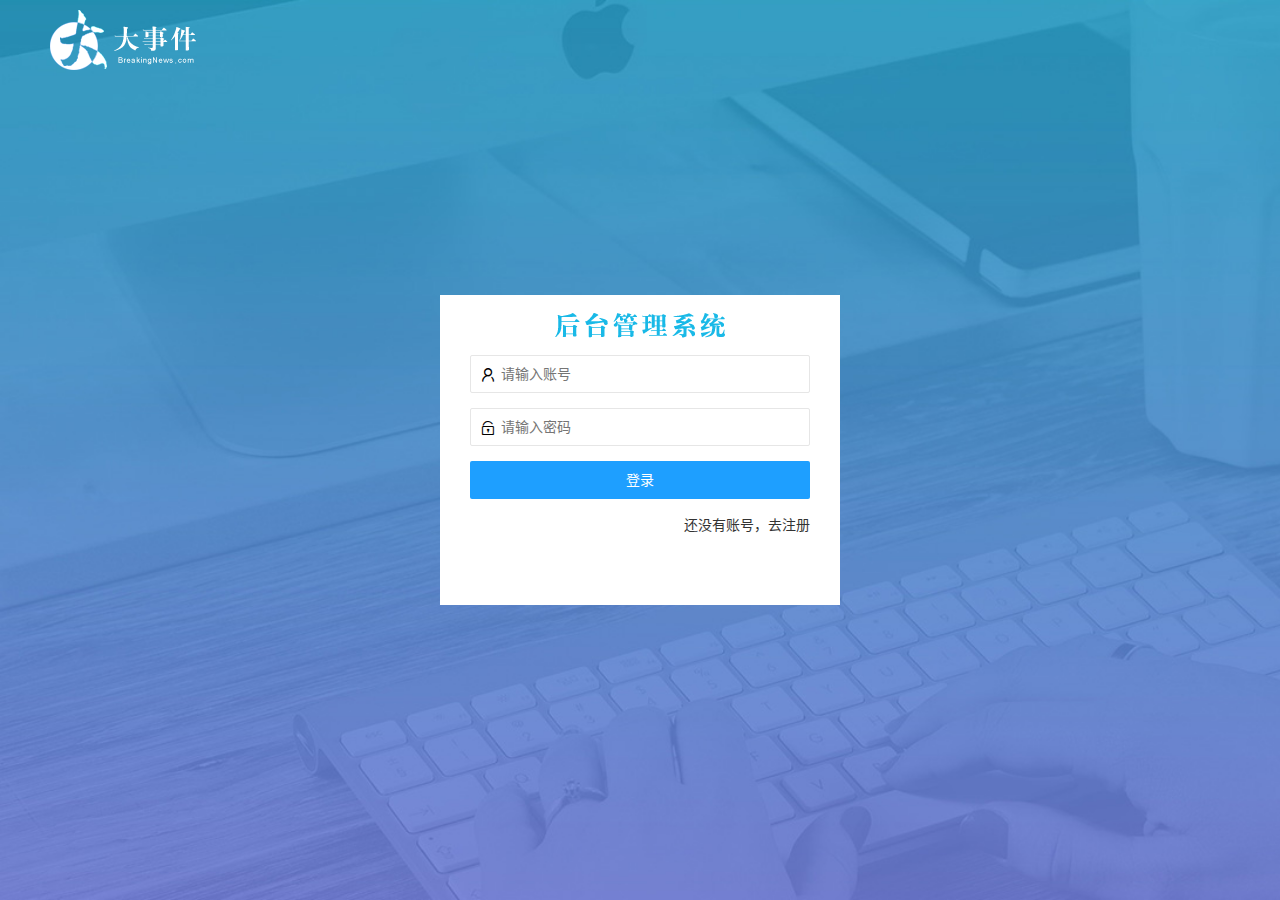
<file: index.html>
<!DOCTYPE html>
<html lang="zh-cn">
<script>
    if (localStorage.getItem('token') === null) {
        location.href = '/login.html'
    }
</script>

<head>
    <meta charset="UTF-8">
    <meta name="viewport" content="width=device-width, initial-scale=1.0">
    <title>Document</title>
    <link rel="stylesheet" href="/assets/lib/layui/css/layui.css">
    <link rel="stylesheet" href="/assets/css/index.css">
    <script src="/assets/lib/jquery.js"></script>
    <script src="/assets/js/common.js"></script>
    <script src="/assets/js/index.js"></script>
</head>

<body>
    <!-- mac -->

    <body class="layui-layout-body">
        <div class="layui-layout layui-layout-admin">
            <div class="layui-header">
                <div class="layui-logo">
                    <img src="/assets/images/logo.png" alt="">
                </div>
                <!-- 头部区域（可配合layui已有的水平导航） -->

                <ul class="layui-nav layui-layout-right">
                    <li class="layui-nav-item">
                        <a href="javascript:;">
                            <span class="text-avatar">L</span>
                            <img src="http://t.cn/RCzsdCq" class="layui-nav-img">个人中心
                        </a>
                        <dl class="layui-nav-child">
                            <dd><a href="/user/userinfo.html">基本资料</a></dd>
                            <dd><a href="/user/changeavatar.html">更换头像</a></dd>
                            <dd><a href="/user/repwd.html">重置密码</a></dd>
                        </dl>
                    </li>
                    <li class="layui-nav-item" id='logout'><a href="javascript:;">退出</a></li>
                </ul>
            </div>
            <div class="layui-side layui-bg-black">
                <div class="layui-side-scroll">
                    <!-- 左侧导航区域（可配合layui已有的垂直导航） -->
                    <div class="userinfo" href="javascript:;">
                        <span class="text-avatar">L</span>
                        <img src="http://t.cn/RCzsdCq" class="layui-nav-img">欢迎&nbsp;&nbsp;<span class="myname">老王</span>

                    </div>
                    <ul class="layui-nav layui-nav-tree " lay-shrink="all" lay-filter="test">
                        <li class="layui-nav-item layui-this"><a href=""><i class="layui-icon layui-icon-home"></i>首页</a></li>
                        <li class="layui-nav-item layui-nav-itemed">
                            <a href="javascript:;"><i class="layui-icon layui-icon-form"></i>文章管理</a>
                            <dl class="layui-nav-child">
                                <dd><a href="/article/category.html" target="fm"><i class="layui-icon layui-icon-app"></i>类别管理</a></dd>
                                <dd><a href="/article/article.html" id='location' target="fm"><i class="layui-icon layui-icon-app"></i>文章列表</a></dd>
                                <dd><a href="/article/publish.html" target="fm"><i class="layui-icon layui-icon-app"></i>发布文章</a></dd>
                                <dd><a href="">超链接</a></dd>
                            </dl>
                        </li>
                        <li class="layui-nav-item">
                            <a href="javascript:;"><i class="layui-icon layui-icon-user"></i>个人中心</a>
                            <dl class="layui-nav-child">
                                <dd>
                                    <a href="/user/userinfo.html" target="fm">
                                        <i class="layui-icon layui-icon-app"></i>基本资料
                                    </a>
                                </dd>
                                <dd>
                                    <a href="/user/changeavatar.html" target="fm">
                                        <i class="layui-icon layui-icon-app"></i>更换头像
                                    </a>
                                </dd>
                                <dd>
                                    <a href="/user/repwd.html" target="fm">
                                        <i class="layui-icon layui-icon-app"></i>重置密码
                                    </a>
                                </dd>
                            </dl>
                        </li>
                    </ul>
                </div>
            </div>

            <div class="layui-body">
                <!-- 内容主体区域 -->
                <!-- <div style="padding: 15px;">内容主体区域</div> -->
                <iframe src="/home/dashboard.html" frameborder="0" name="fm"></iframe>
            </div>

            <div class="layui-footer">
                <!-- 底部固定区域 -->
                © layui.com - 底部固定区域
            </div>
        </div>

        <script src="/assets/lib/layui/layui.all.js"></script>

    </body>
</body>

</html>
</file>
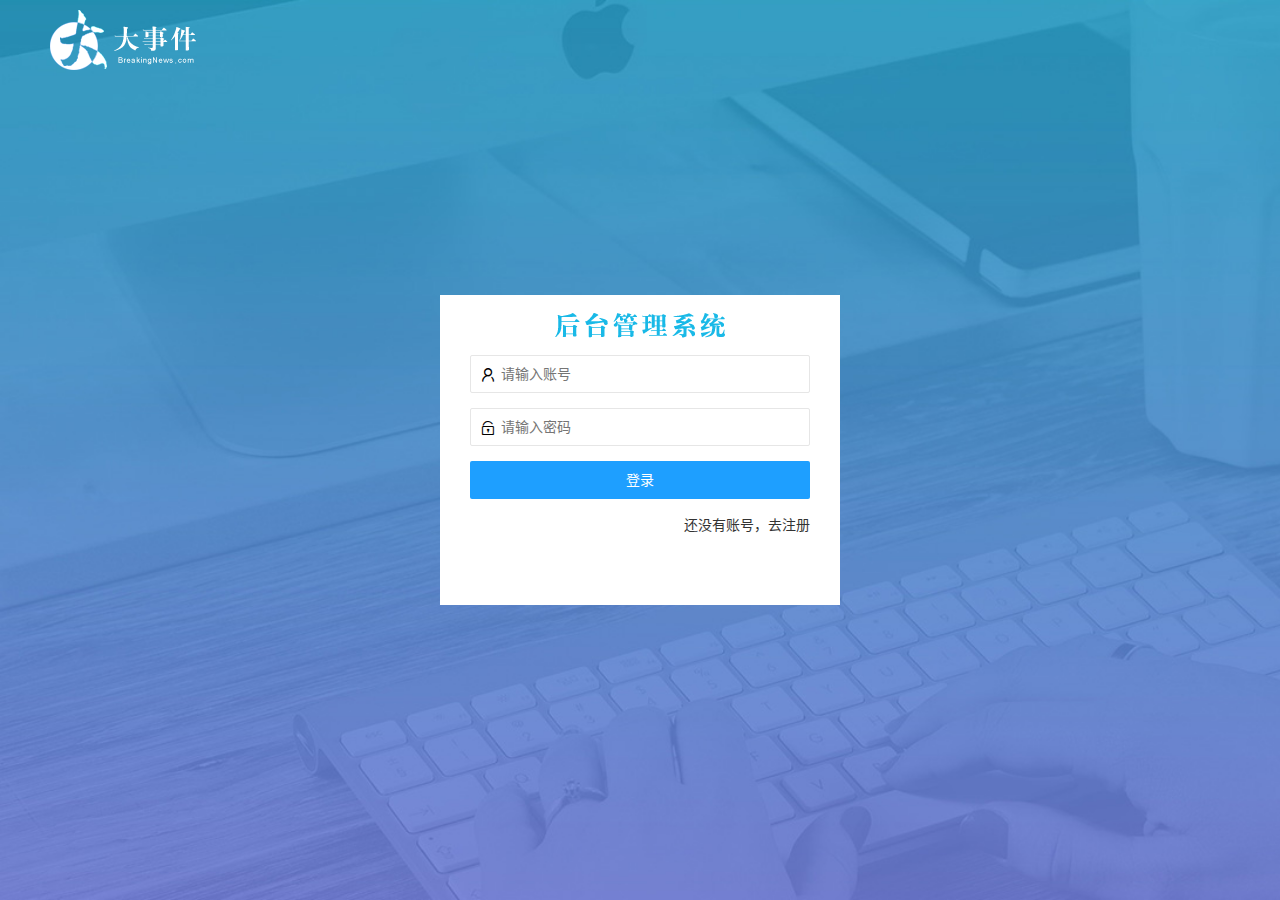
<file: login.html>
<!DOCTYPE html>
<html lang="zh-cn">

<head>
    <meta charset="UTF-8">
    <meta name="viewport" content="width=device-width, initial-scale=1.0">
    <title>登录</title>
    <link rel="stylesheet" href="/assets/lib/layui/css/layui.css">
    <link rel="stylesheet" href="/assets/css/login.css">
    <script src="/assets/lib/jquery.js"></script>
    <script src="/assets/lib/layui/layui.all.js"></script>
    <script src="/assets/js/login.js"></script>
</head>

<body>
    <div id="logo">
        <img src="/assets/images/logo.png" alt="">
    </div>
    <div id="login">
        <div class="title"></div>
        <form class="layui-form" action="">
            <div class="layui-form-item">
                <i class="layui-icon layui-icon-username"></i>
                <input type="text" name="username" required lay-verify="required" placeholder="请输入账号" autocomplete="off" class="layui-input">
            </div>
            <div class="layui-form-item">
                <i class="layui-icon layui-icon-password"></i>
                <input type="password" name="password" required lay-verify="required" placeholder="请输入密码" autocomplete="off" class="layui-input">
            </div>
            <div class="layui-form-item">
                <button class=" layui-btn layui-btn-fluid layui-bg-blue" lay-submit lay-filter="formDemo ">登录</button>
            </div>
            <div>
                <a href="javascript:;" id="goto-reg">还没有账号，去注册</a>
            </div>
        </form>
        <div class="psw ">

        </div>
    </div>
    <div id="register">
        <!-- 标题区 -->
        <div class="title"></div>
        <!-- 表单区 -->
        <form class="layui-form" action="">
            <!-- 第一行：账号 -->
            <div class="layui-form-item">
                <i class="layui-icon layui-icon-username"></i>
                <input type="text" name="username" required lay-verify="required|len" placeholder="请输入标题" autocomplete="off" class="layui-input">
            </div>
            <!-- 第二行：密码 -->
            <div class="layui-form-item">
                <i class="layui-icon layui-icon-password"></i>
                <input type="password" name="password" required lay-verify="required" placeholder="请输入密码" autocomplete="off" class="layui-input pass">
            </div>
            <!-- 第三行：密码 -->
            <div class="layui-form-item">
                <i class="layui-icon layui-icon-password"></i>
                <input type="password" required lay-verify="required|same" placeholder="请输入密码" autocomplete="off" class="layui-input ">
            </div>
            <!-- 第四行：按钮 -->
            <div class="layui-form-item">
                <button class="layui-btn layui-btn-fluid layui-bg-blue" lay-submit lay-filter="formDemo">注册</button>
            </div>
            <!-- 第五行：去登录超链接 -->
            <div>
                <a href="javascript:;" id="goto-login">已有账号，去登录</a>
            </div>
        </form>
    </div>

    </div>
</body>

</html>
</file>
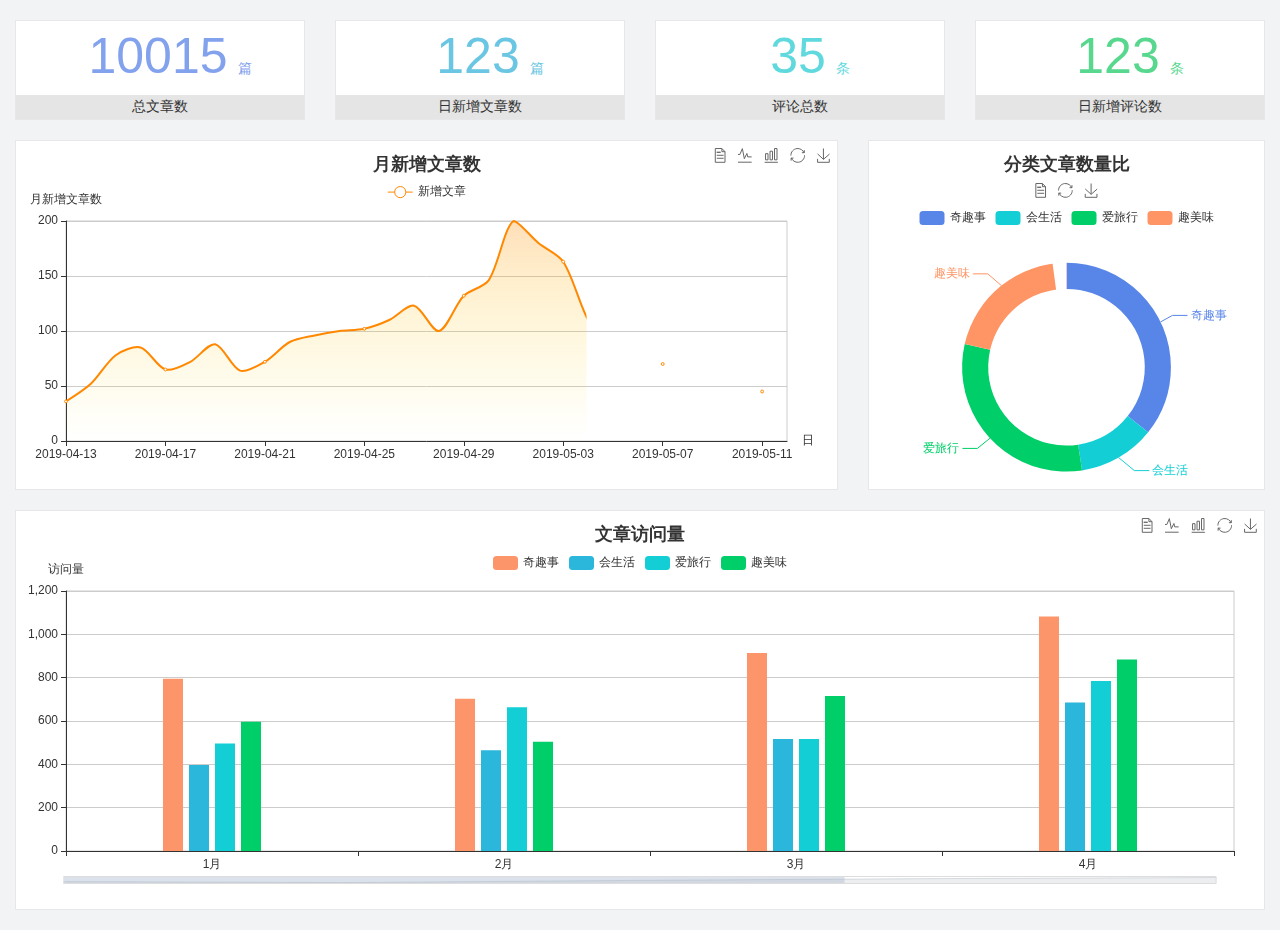
<file: home/dashboard.html>
<!DOCTYPE html>
<html lang="en">

<head>
  <meta charset="UTF-8">
  <meta name="viewport" content="width=device-width, initial-scale=1.0">
  <meta http-equiv="X-UA-Compatible" content="ie=edge">
  <title>图表统计</title>
  <link rel="stylesheet" href="../../assets/lib/bootstrap.css" />
  <link rel="stylesheet" href="../../assets/lib/main.css" />
  <script src="../../assets/lib/jquery.js"></script>
  <script type="text/javascript" src="../../assets/lib/echarts.min.js"></script>
</head>

<body>
  <div class="container-fluid">
    <div class="row spannel_list">
      <div class="col-sm-3 col-xs-6">
        <div class="spannel">
          <em>10015</em><span>篇</span>
          <b>总文章数</b>
        </div>
      </div>
      <div class="col-sm-3 col-xs-6">
        <div class="spannel scolor01">
          <em>123</em><span>篇</span>
          <b>日新增文章数</b>
        </div>
      </div>
      <div class="col-sm-3 col-xs-6">
        <div class="spannel scolor02">
          <em>35</em><span>条</span>
          <b>评论总数</b>
        </div>
      </div>
      <div class="col-sm-3 col-xs-6">
        <div class="spannel scolor03">
          <em>123</em><span>条</span>
          <b>日新增评论数</b>
        </div>
      </div>
    </div>
  </div>

  <div class="container-fluid">
    <div class="row curve-pie">
      <div class="col-lg-8 col-md-8">
        <div class="gragh_pannel" id="curve_show"></div>
      </div>
      <div class="col-lg-4 col-md-4">
        <div class="gragh_pannel" id="pie_show"></div>
      </div>
    </div>
  </div>

  <div class="container-fluid">
    <div class="column_pannel" id="column_show"></div>
  </div>

  <script>
    var oChart = echarts.init(document.getElementById('curve_show'));
    var aList_all = [
      { 'count': 36, 'date': '2019-04-13' },
      { 'count': 52, 'date': '2019-04-14' },
      { 'count': 78, 'date': '2019-04-15' },
      { 'count': 85, 'date': '2019-04-16' },
      { 'count': 65, 'date': '2019-04-17' },
      { 'count': 72, 'date': '2019-04-18' },
      { 'count': 88, 'date': '2019-04-19' },
      { 'count': 64, 'date': '2019-04-20' },
      { 'count': 72, 'date': '2019-04-21' },
      { 'count': 90, 'date': '2019-04-22' },
      { 'count': 96, 'date': '2019-04-23' },
      { 'count': 100, 'date': '2019-04-24' },
      { 'count': 102, 'date': '2019-04-25' },
      { 'count': 110, 'date': '2019-04-26' },
      { 'count': 123, 'date': '2019-04-27' },
      { 'count': 100, 'date': '2019-04-28' },
      { 'count': 132, 'date': '2019-04-29' },
      { 'count': 146, 'date': '2019-04-30' },
      { 'count': 200, 'date': '2019-05-01' },
      { 'count': 180, 'date': '2019-05-02' },
      { 'count': 163, 'date': '2019-05-03' },
      { 'count': 110, 'date': '2019-05-04' },
      { 'count': 80, 'date': '2019-05-05' },
      { 'count': 82, 'date': '2019-05-06' },
      { 'count': 70, 'date': '2019-05-07' },
      { 'count': 65, 'date': '2019-05-08' },
      { 'count': 54, 'date': '2019-05-09' },
      { 'count': 40, 'date': '2019-05-10' },
      { 'count': 45, 'date': '2019-05-11' },
      { 'count': 38, 'date': '2019-05-12' },
    ];

    let aCount = [];
    let aDate = [];

    for (var i = 0; i < aList_all.length; i++) {
      aCount.push(aList_all[i].count);
      aDate.push(aList_all[i].date);
    }

    var chartopt = {
      title: {
        text: '月新增文章数',
        left: 'center',
        top: '10'
      },
      tooltip: {
        trigger: 'axis'
      },
      legend: {
        data: ['新增文章'],
        top: '40'
      },
      toolbox: {
        show: true,
        feature: {
          mark: { show: true },
          dataView: { show: true, readOnly: false },
          magicType: { show: true, type: ['line', 'bar'] },
          restore: { show: true },
          saveAsImage: { show: true }
        }
      },
      calculable: true,
      xAxis: [
        {
          name: '日',
          type: 'category',
          boundaryGap: false,
          data: aDate
        }
      ],
      yAxis: [
        {
          name: '月新增文章数',
          type: 'value'
        }
      ],
      series: [
        {
          name: '新增文章',
          type: 'line',
          smooth: true,
          itemStyle: { normal: { areaStyle: { type: 'default' }, color: '#f80' }, lineStyle: { color: '#f80' } },
          data: aCount
        }],
      areaStyle: {
        normal: {
          color: new echarts.graphic.LinearGradient(0, 0, 0, 1, [{
            offset: 0,
            color: 'rgba(255,136,0,0.39)'
          }, {
            offset: .34,
            color: 'rgba(255,180,0,0.25)'
          }, {
            offset: 1,
            color: 'rgba(255,222,0,0.00)'
          }])

        }
      },
      grid: {
        show: true,
        x: 50,
        x2: 50,
        y: 80,
        height: 220
      }
    };

    oChart.setOption(chartopt);


    var oPie = echarts.init(document.getElementById('pie_show'));
    var oPieopt =
    {
      title: {
        top: 10,
        text: '分类文章数量比',
        x: 'center'
      },
      tooltip: {
        trigger: 'item',
        formatter: "{a} <br/>{b} : {c} ({d}%)"
      },
      color: ['#5885e8', '#13cfd5', '#00ce68', '#ff9565'],
      legend: {
        x: 'center',
        top: 65,
        data: ['奇趣事', '会生活', '爱旅行', '趣美味']
      },
      toolbox: {
        show: true,
        x: 'center',
        top: 35,
        feature: {
          mark: { show: true },
          dataView: { show: true, readOnly: false },
          magicType: {
            show: true,
            type: ['pie', 'funnel'],
            option: {
              funnel: {
                x: '25%',
                width: '50%',
                funnelAlign: 'left',
                max: 1548
              }
            }
          },
          restore: { show: true },
          saveAsImage: { show: true }
        }
      },
      calculable: true,
      series: [
        {
          name: '访问来源',
          type: 'pie',
          radius: ['45%', '60%'],
          center: ['50%', '65%'],
          data: [
            { value: 300, name: '奇趣事' },
            { value: 100, name: '会生活' },
            { value: 260, name: '爱旅行' },
            { value: 180, name: '趣美味' }
          ]
        }
      ]
    };
    oPie.setOption(oPieopt);



    var oColumn = this.echarts.init(document.getElementById('column_show'));
    var oColumnopt =
    {
      title: {
        text: '文章访问量',
        left: 'center',
        top: '10'
      },
      tooltip: {
        trigger: 'axis'
      },
      legend: {
        data: ['奇趣事', '会生活', '爱旅行', '趣美味'],
        top: '40'
      },
      toolbox: {
        show: true,
        feature: {
          mark: { show: true },
          dataView: { show: true, readOnly: false },
          magicType: { show: true, type: ['line', 'bar'] },
          restore: { show: true },
          saveAsImage: { show: true }
        }
      },
      calculable: true,
      xAxis: [
        {
          type: 'category',
          data: ['1月', '2月', '3月', '4月', '5月']
        }
      ],
      yAxis: [
        {
          name: '访问量',
          type: 'value'
        }
      ],
      series: [
        {
          name: '奇趣事',
          type: 'bar',
          barWidth: 20,
          itemStyle: {
            normal: { areaStyle: { type: 'default' }, color: '#fd956a' }
          },
          data: [800, 708, 920, 1090, 1200]
        },
        {
          name: '会生活',
          type: 'bar',
          barWidth: 20,
          itemStyle: {
            normal: { areaStyle: { type: 'default' }, color: '#2bb6db' }
          },
          data: [400, 468, 520, 690, 800]
        },
        {
          name: '爱旅行',
          type: 'bar',
          barWidth: 20,
          itemStyle: {
            normal: { areaStyle: { type: 'default' }, color: '#13cfd5' }
          },
          data: [500, 668, 520, 790, 900]
        },
        {
          name: '趣美味',
          type: 'bar',
          barWidth: 20,
          itemStyle: {
            normal: { areaStyle: { type: 'default' }, color: '#00ce68' }
          },
          data: [600, 508, 720, 890, 1000]
        }
      ],
      grid: {
        show: true,
        x: 50,
        x2: 30,
        y: 80,
        height: 260
      },
      dataZoom: [//给x轴设置滚动条
        {
          start: 0,//默认为0
          end: 100 - 1000 / 31,//默认为100
          type: 'slider',
          show: true,
          xAxisIndex: [0],
          handleSize: 0,//滑动条的 左右2个滑动条的大小
          height: 8,//组件高度
          left: 45, //左边的距离
          right: 50,//右边的距离
          bottom: 26,//右边的距离
          handleColor: '#ddd',//h滑动图标的颜色
          handleStyle: {
            borderColor: "#cacaca",
            borderWidth: "1",
            shadowBlur: 2,
            background: "#ddd",
            shadowColor: "#ddd",
          }
        }]
    };
    oColumn.setOption(oColumnopt);
  </script>
</body>

</html>
</file>
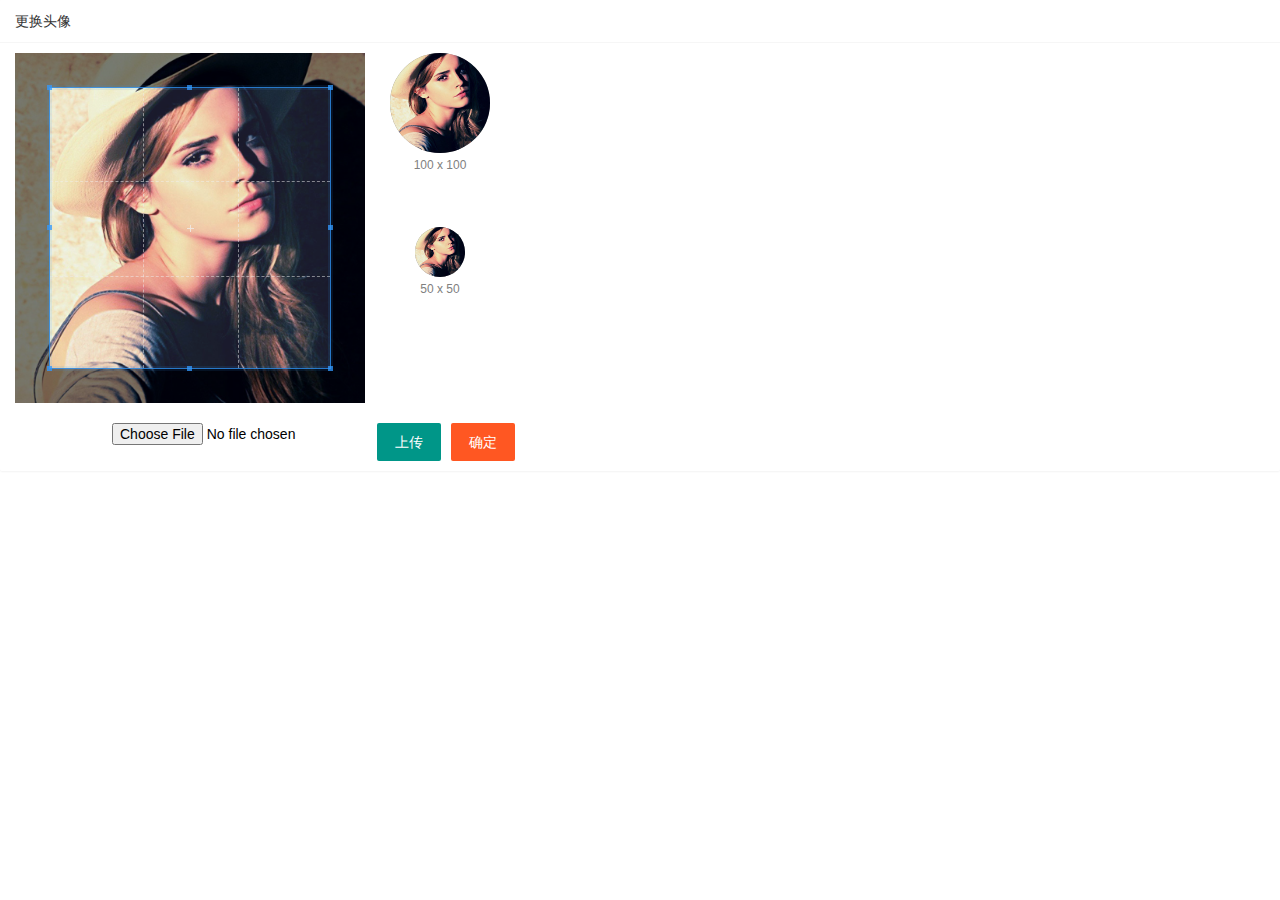
<file: user/changeavatar.html>
<!DOCTYPE html>
<html lang="en">
<head>
    <meta charset="UTF-8">
    <meta name="viewport" content="width=device-width, initial-scale=1.0">
    <title>Document</title>

    <link rel="stylesheet" href="/assets/lib/cropper/cropper.css">
    <link rel="stylesheet" href="/assets/css/user/changeavatar.css">
    <link rel="stylesheet" href="/assets/css/user/changeavatar.css">
    <link rel="stylesheet" href="/assets/lib/layui/css/layui.css">

    <script src="/assets/lib/jquery.js"></script>
    <script src="/assets/lib/layui/layui.all.js"></script>
    <script src="/assets/lib/cropper/Cropper.js"></script>
<script src="/assets/lib/cropper/jquery-cropper.js"></script>
<script src="/assets/js/common.js"></script>
    <script src="/assets/js/user/changeavatar.js"></script>
</head>
<body>
    <div class="layui-card">
        <div class="layui-card-header">更换头像</div>
        <div class="layui-card-body">
            <!-- 内容区 -->
            <!-- 第一行的图片裁剪和预览区域 -->
            <div class="row1">
                <!-- 图片裁剪区域 -->
                <div class="cropper-box">
                    <!-- 这个 img 标签很重要，将来会把它初始化为裁剪区域 -->
                    <img id="image" src="/assets/images/sample.jpg" />
                </div>
                <!-- 图片的预览区域 -->
                <div class="preview-box">
                    <div>
                        <!-- 宽高为 100px 的预览区域 -->
                        <div class="img-preview w100"></div>
                        <p class="size">100 x 100</p>
                    </div>
                    <div>
                        <!-- 宽高为 50px 的预览区域 -->
                        <div class="img-preview w50"></div>
                        <p class="size">50 x 50</p>
                    </div>
                </div>
            </div>

            <!-- 第二行的按钮区域 -->
            <div class="row2">
                <input type="file" id="file">
                <button type="button" class="layui-btn">上传</button>
                <button type="button" class="layui-btn layui-btn-danger">确定</button>
            </div>
        </div>
    </div>
</body>
</html>
</file>
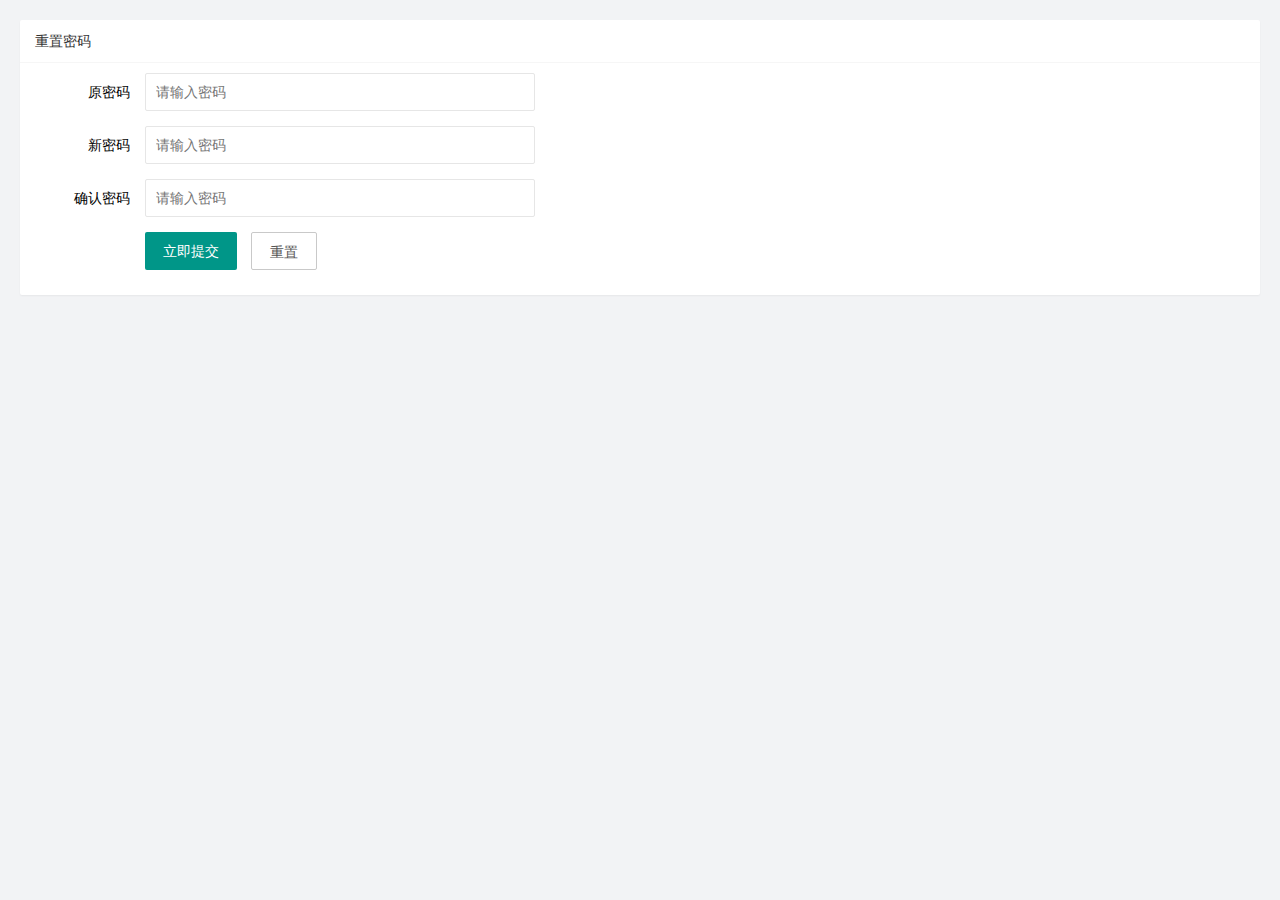
<file: user/repwd.html>
<!DOCTYPE html>
<html lang="en">

<head>
    <meta charset="UTF-8">
    <meta name="viewport" content="width=device-width, initial-scale=1.0">
    <title>Document</title>
    <link rel="stylesheet" href="/assets/css/user/repwd.css">
    <link rel="stylesheet" href="/assets/lib/layui/css/layui.css">

    <script src="/assets/lib/jquery.js"></script>
    <script src="/assets/lib/layui/layui.all.js"></script>
    <script src="/assets/js/common.js"></script>
    <script src="/assets/js/user/repwd.js"></script>
</head>

<body>
    <div class=" layui-card">
        <div class="layui-card-header">重置密码</div>
        <div class="layui-card-body">
            <!--内容区换成表单-->
            <form class="layui-form" action="">
                <div class="layui-form-item">
                    <label class="layui-form-label">原密码</label>
                    <div class="layui-input-block">
                        <input type="password" name="oldPwd" required lay-verify="required|len" placeholder="请输入密码" autocomplete="off" class="layui-input oldPwd">
                    </div>
                </div>
                <div class="layui-form-item">
                    <label class="layui-form-label">新密码</label>
                    <div class="layui-input-block">
                        <input type="password" name="newPwd" required lay-verify="required|len|diff" placeholder="请输入密码" autocomplete="off" class="layui-input newPwd">
                    </div>
                </div>
                <div class="layui-form-item">
                    <label class="layui-form-label">确认密码</label>
                    <div class="layui-input-block">
                        <input type="password"  required lay-verify="required|len|same" placeholder="请输入密码" autocomplete="off" class="layui-input confirmPwd">

                    </div>
                </div>
                <div class="layui-form-item">
                    <div class="layui-input-block">
                        <button class="layui-btn" lay-submit lay-filter="formDemo">立即提交</button>
                        <button type="reset" class="layui-btn layui-btn-primary">重置</button>
                    </div>
                </div>
            </form>
        </div>
    </div>

</body>

</html>
</file>
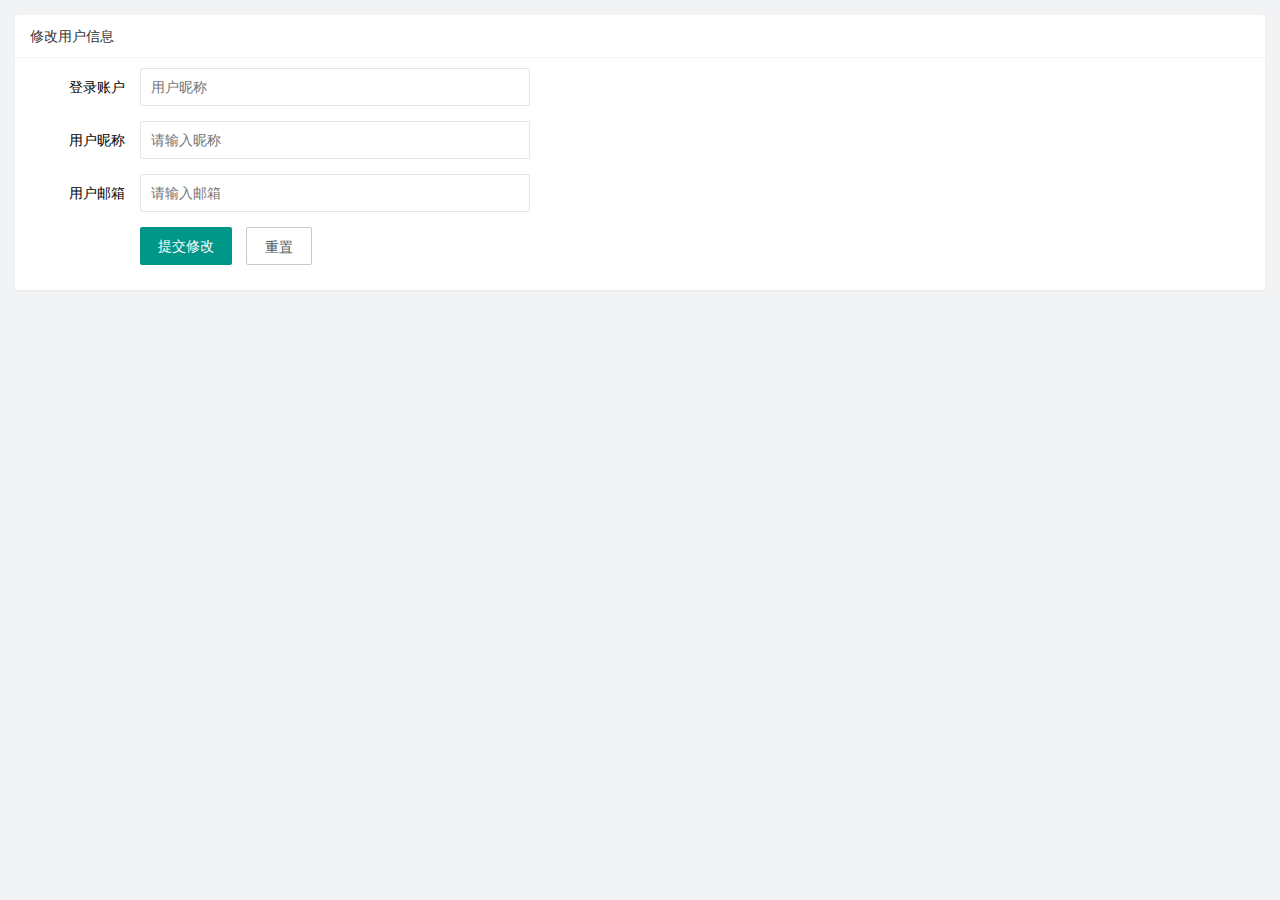
<file: user/userinfo.html>
<!DOCTYPE html>
<html lang="en">

<head>
    <meta charset="UTF-8">
    <meta name="viewport" content="width=device-width, initial-scale=1.0">
    <title>Document</title>
    <link rel="stylesheet" href="/assets/css/user/userinfo.css">
    <link rel="stylesheet" href="/assets/lib/layui/css/layui.css">

    <script src="/assets/lib/jquery.js"></script>
    <script src="/assets/lib/layui/layui.all.js"></script>
    <script src="/assets/js/common.js"></script>
    <script src="/assets/js/user/userinfo.js"></script>
</head>

<body>
    <div class=" layui-card">

        <div class="layui-card-header">修改用户信息</div>

        <div class="layui-card-body">
            <!--内容区换成表单-->
            <form class="layui-form" action="" lay-filter="abc">
                <input type="hidden" name="id">
                <div class="layui-form-item">
                    <label class="layui-form-label">登录账户</label>
                    <div class="layui-input-block">

                        <input type="text" name="username" required lay-verify="required" placeholder="用户昵称" autocomplete="off" class="layui-input">
                    </div>
                </div>
                <div class="layui-form-item">
                    <label class="layui-form-label">用户昵称</label>
                    <div class="layui-input-block">

                        <input type="text" name="nickname" required lay-verify="required" placeholder="请输入昵称" autocomplete="off" class="layui-input">
                    </div>
                </div>
                <div class="layui-form-item">

                    <label class="layui-form-label">用户邮箱</label>
                    <div class="layui-input-block">
                        <input type="text" name="email" required lay-verify="required|email" placeholder="请输入邮箱" autocomplete="off" class="layui-input">
                    </div>
                </div>
                <div class="layui-form-item">
                    <div class="layui-input-block">
                        <button class="layui-btn" lay-submit lay-filter="formDemo">提交修改</button>
                        <button type="reset" class="layui-btn layui-btn-primary">重置</button>
                    </div>
                </div>
            </form>
        </div>
    </div>

</body>

</html>
</file>
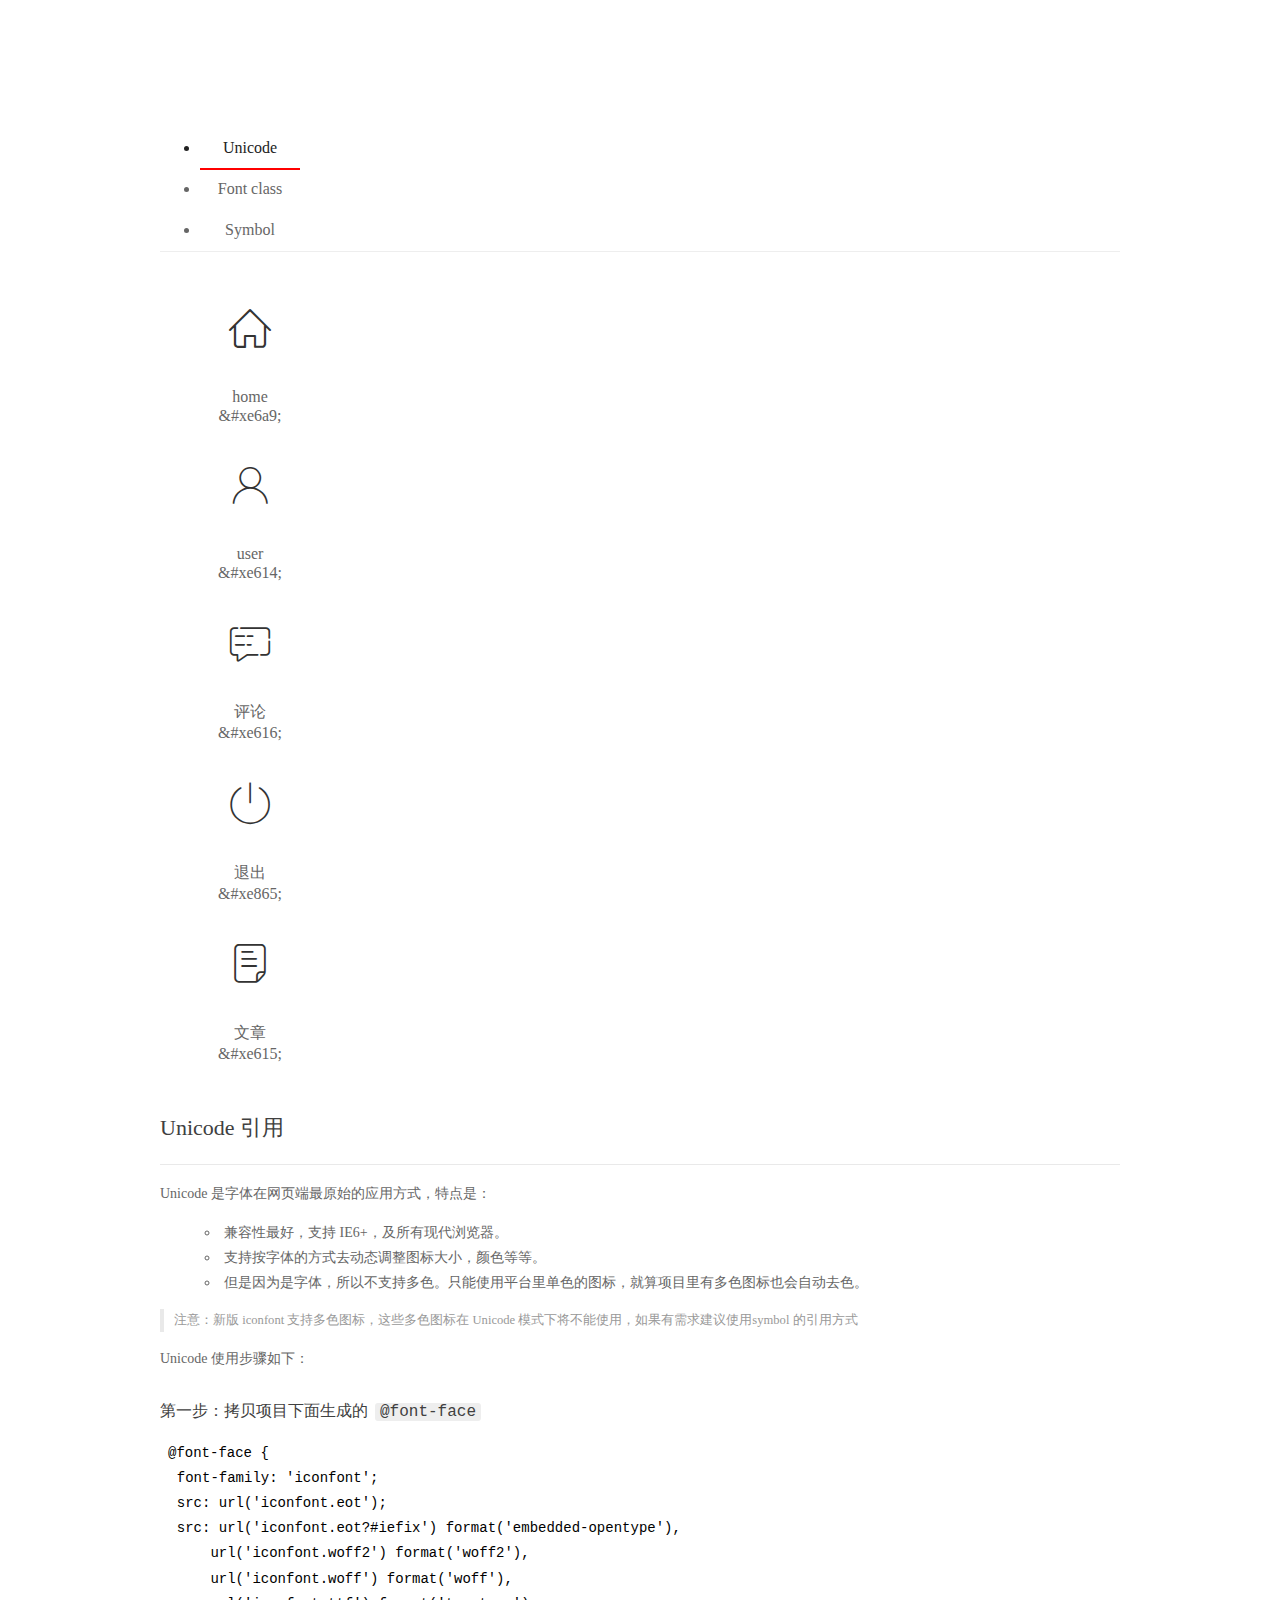
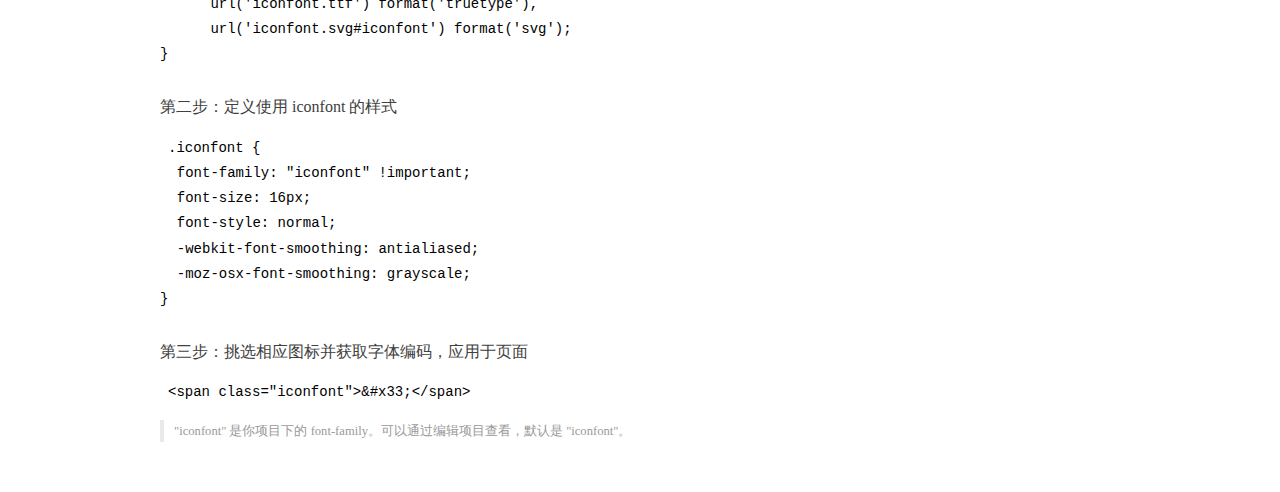
<file: assets/fonts/demo_index.html>
<!DOCTYPE html>
<html>
<head>
  <meta charset="utf-8"/>
  <title>IconFont Demo</title>
  <link rel="shortcut icon" href="https://gtms04.alicdn.com/tps/i4/TB1_oz6GVXXXXaFXpXXJDFnIXXX-64-64.ico" type="image/x-icon"/>
  <link rel="stylesheet" href="https://g.alicdn.com/thx/cube/1.3.2/cube.min.css">
  <link rel="stylesheet" href="demo.css">
  <link rel="stylesheet" href="iconfont.css">
  <script src="iconfont.js"></script>
  <!-- jQuery -->
  <script src="https://a1.alicdn.com/oss/uploads/2018/12/26/7bfddb60-08e8-11e9-9b04-53e73bb6408b.js"></script>
  <!-- 代码高亮 -->
  <script src="https://a1.alicdn.com/oss/uploads/2018/12/26/a3f714d0-08e6-11e9-8a15-ebf944d7534c.js"></script>
</head>
<body>
  <div class="main">
    <h1 class="logo"><a href="https://www.iconfont.cn/" title="iconfont 首页" target="_blank">&#xe86b;</a></h1>
    <div class="nav-tabs">
      <ul id="tabs" class="dib-box">
        <li class="dib active"><span>Unicode</span></li>
        <li class="dib"><span>Font class</span></li>
        <li class="dib"><span>Symbol</span></li>
      </ul>
      
    </div>
    <div class="tab-container">
      <div class="content unicode" style="display: block;">
          <ul class="icon_lists dib-box">
          
            <li class="dib">
              <span class="icon iconfont">&#xe6a9;</span>
                <div class="name">home</div>
                <div class="code-name">&amp;#xe6a9;</div>
              </li>
          
            <li class="dib">
              <span class="icon iconfont">&#xe614;</span>
                <div class="name">user</div>
                <div class="code-name">&amp;#xe614;</div>
              </li>
          
            <li class="dib">
              <span class="icon iconfont">&#xe616;</span>
                <div class="name">评论</div>
                <div class="code-name">&amp;#xe616;</div>
              </li>
          
            <li class="dib">
              <span class="icon iconfont">&#xe865;</span>
                <div class="name">退出</div>
                <div class="code-name">&amp;#xe865;</div>
              </li>
          
            <li class="dib">
              <span class="icon iconfont">&#xe615;</span>
                <div class="name">文章</div>
                <div class="code-name">&amp;#xe615;</div>
              </li>
          
          </ul>
          <div class="article markdown">
          <h2 id="unicode-">Unicode 引用</h2>
          <hr>

          <p>Unicode 是字体在网页端最原始的应用方式，特点是：</p>
          <ul>
            <li>兼容性最好，支持 IE6+，及所有现代浏览器。</li>
            <li>支持按字体的方式去动态调整图标大小，颜色等等。</li>
            <li>但是因为是字体，所以不支持多色。只能使用平台里单色的图标，就算项目里有多色图标也会自动去色。</li>
          </ul>
          <blockquote>
            <p>注意：新版 iconfont 支持多色图标，这些多色图标在 Unicode 模式下将不能使用，如果有需求建议使用symbol 的引用方式</p>
          </blockquote>
          <p>Unicode 使用步骤如下：</p>
          <h3 id="-font-face">第一步：拷贝项目下面生成的 <code>@font-face</code></h3>
<pre><code class="language-css"
>@font-face {
  font-family: 'iconfont';
  src: url('iconfont.eot');
  src: url('iconfont.eot?#iefix') format('embedded-opentype'),
      url('iconfont.woff2') format('woff2'),
      url('iconfont.woff') format('woff'),
      url('iconfont.ttf') format('truetype'),
      url('iconfont.svg#iconfont') format('svg');
}
</code></pre>
          <h3 id="-iconfont-">第二步：定义使用 iconfont 的样式</h3>
<pre><code class="language-css"
>.iconfont {
  font-family: "iconfont" !important;
  font-size: 16px;
  font-style: normal;
  -webkit-font-smoothing: antialiased;
  -moz-osx-font-smoothing: grayscale;
}
</code></pre>
          <h3 id="-">第三步：挑选相应图标并获取字体编码，应用于页面</h3>
<pre>
<code class="language-html"
>&lt;span class="iconfont"&gt;&amp;#x33;&lt;/span&gt;
</code></pre>
          <blockquote>
            <p>"iconfont" 是你项目下的 font-family。可以通过编辑项目查看，默认是 "iconfont"。</p>
          </blockquote>
          </div>
      </div>
      <div class="content font-class">
        <ul class="icon_lists dib-box">
          
          <li class="dib">
            <span class="icon iconfont icon-home"></span>
            <div class="name">
              home
            </div>
            <div class="code-name">.icon-home
            </div>
          </li>
          
          <li class="dib">
            <span class="icon iconfont icon-user"></span>
            <div class="name">
              user
            </div>
            <div class="code-name">.icon-user
            </div>
          </li>
          
          <li class="dib">
            <span class="icon iconfont icon-pinglun"></span>
            <div class="name">
              评论
            </div>
            <div class="code-name">.icon-pinglun
            </div>
          </li>
          
          <li class="dib">
            <span class="icon iconfont icon-tuichu"></span>
            <div class="name">
              退出
            </div>
            <div class="code-name">.icon-tuichu
            </div>
          </li>
          
          <li class="dib">
            <span class="icon iconfont icon-16"></span>
            <div class="name">
              文章
            </div>
            <div class="code-name">.icon-16
            </div>
          </li>
          
        </ul>
        <div class="article markdown">
        <h2 id="font-class-">font-class 引用</h2>
        <hr>

        <p>font-class 是 Unicode 使用方式的一种变种，主要是解决 Unicode 书写不直观，语意不明确的问题。</p>
        <p>与 Unicode 使用方式相比，具有如下特点：</p>
        <ul>
          <li>兼容性良好，支持 IE8+，及所有现代浏览器。</li>
          <li>相比于 Unicode 语意明确，书写更直观。可以很容易分辨这个 icon 是什么。</li>
          <li>因为使用 class 来定义图标，所以当要替换图标时，只需要修改 class 里面的 Unicode 引用。</li>
          <li>不过因为本质上还是使用的字体，所以多色图标还是不支持的。</li>
        </ul>
        <p>使用步骤如下：</p>
        <h3 id="-fontclass-">第一步：引入项目下面生成的 fontclass 代码：</h3>
<pre><code class="language-html">&lt;link rel="stylesheet" href="./iconfont.css"&gt;
</code></pre>
        <h3 id="-">第二步：挑选相应图标并获取类名，应用于页面：</h3>
<pre><code class="language-html">&lt;span class="iconfont icon-xxx"&gt;&lt;/span&gt;
</code></pre>
        <blockquote>
          <p>"
            iconfont" 是你项目下的 font-family。可以通过编辑项目查看，默认是 "iconfont"。</p>
        </blockquote>
      </div>
      </div>
      <div class="content symbol">
          <ul class="icon_lists dib-box">
          
            <li class="dib">
                <svg class="icon svg-icon" aria-hidden="true">
                  <use xlink:href="#icon-home"></use>
                </svg>
                <div class="name">home</div>
                <div class="code-name">#icon-home</div>
            </li>
          
            <li class="dib">
                <svg class="icon svg-icon" aria-hidden="true">
                  <use xlink:href="#icon-user"></use>
                </svg>
                <div class="name">user</div>
                <div class="code-name">#icon-user</div>
            </li>
          
            <li class="dib">
                <svg class="icon svg-icon" aria-hidden="true">
                  <use xlink:href="#icon-pinglun"></use>
                </svg>
                <div class="name">评论</div>
                <div class="code-name">#icon-pinglun</div>
            </li>
          
            <li class="dib">
                <svg class="icon svg-icon" aria-hidden="true">
                  <use xlink:href="#icon-tuichu"></use>
                </svg>
                <div class="name">退出</div>
                <div class="code-name">#icon-tuichu</div>
            </li>
          
            <li class="dib">
                <svg class="icon svg-icon" aria-hidden="true">
                  <use xlink:href="#icon-16"></use>
                </svg>
                <div class="name">文章</div>
                <div class="code-name">#icon-16</div>
            </li>
          
          </ul>
          <div class="article markdown">
          <h2 id="symbol-">Symbol 引用</h2>
          <hr>

          <p>这是一种全新的使用方式，应该说这才是未来的主流，也是平台目前推荐的用法。相关介绍可以参考这篇<a href="">文章</a>
            这种用法其实是做了一个 SVG 的集合，与另外两种相比具有如下特点：</p>
          <ul>
            <li>支持多色图标了，不再受单色限制。</li>
            <li>通过一些技巧，支持像字体那样，通过 <code>font-size</code>, <code>color</code> 来调整样式。</li>
            <li>兼容性较差，支持 IE9+，及现代浏览器。</li>
            <li>浏览器渲染 SVG 的性能一般，还不如 png。</li>
          </ul>
          <p>使用步骤如下：</p>
          <h3 id="-symbol-">第一步：引入项目下面生成的 symbol 代码：</h3>
<pre><code class="language-html">&lt;script src="./iconfont.js"&gt;&lt;/script&gt;
</code></pre>
          <h3 id="-css-">第二步：加入通用 CSS 代码（引入一次就行）：</h3>
<pre><code class="language-html">&lt;style&gt;
.icon {
  width: 1em;
  height: 1em;
  vertical-align: -0.15em;
  fill: currentColor;
  overflow: hidden;
}
&lt;/style&gt;
</code></pre>
          <h3 id="-">第三步：挑选相应图标并获取类名，应用于页面：</h3>
<pre><code class="language-html">&lt;svg class="icon" aria-hidden="true"&gt;
  &lt;use xlink:href="#icon-xxx"&gt;&lt;/use&gt;
&lt;/svg&gt;
</code></pre>
          </div>
      </div>

    </div>
  </div>
  <script>
  $(document).ready(function () {
      $('.tab-container .content:first').show()

      $('#tabs li').click(function (e) {
        var tabContent = $('.tab-container .content')
        var index = $(this).index()

        if ($(this).hasClass('active')) {
          return
        } else {
          $('#tabs li').removeClass('active')
          $(this).addClass('active')

          tabContent.hide().eq(index).fadeIn()
        }
      })
    })
  </script>
</body>
</html>
</file>
<file: assets/lib/layui/css/layui.css>
/** layui-v2.5.6 MIT License By https://www.layui.com */
 .layui-inline,img{display:inline-block;vertical-align:middle}h1,h2,h3,h4,h5,h6{font-weight:400}.layui-edge,.layui-header,.layui-inline,.layui-main{position:relative}.layui-body,.layui-edge,.layui-elip{overflow:hidden}.layui-btn,.layui-edge,.layui-inline,img{vertical-align:middle}.layui-btn,.layui-disabled,.layui-icon,.layui-unselect{-moz-user-select:none;-webkit-user-select:none;-ms-user-select:none}.layui-elip,.layui-form-checkbox span,.layui-form-pane .layui-form-label{text-overflow:ellipsis;white-space:nowrap}.layui-breadcrumb,.layui-tree-btnGroup{visibility:hidden}blockquote,body,button,dd,div,dl,dt,form,h1,h2,h3,h4,h5,h6,input,li,ol,p,pre,td,textarea,th,ul{margin:0;padding:0;-webkit-tap-highlight-color:rgba(0,0,0,0)}a:active,a:hover{outline:0}img{border:none}li{list-style:none}table{border-collapse:collapse;border-spacing:0}h4,h5,h6{font-size:100%}button,input,optgroup,option,select,textarea{font-family:inherit;font-size:inherit;font-style:inherit;font-weight:inherit;outline:0}pre{white-space:pre-wrap;white-space:-moz-pre-wrap;white-space:-pre-wrap;white-space:-o-pre-wrap;word-wrap:break-word}body{line-height:24px;font:14px Helvetica Neue,Helvetica,PingFang SC,Tahoma,Arial,sans-serif}hr{height:1px;margin:10px 0;border:0;clear:both}a{color:#333;text-decoration:none}a:hover{color:#777}a cite{font-style:normal;*cursor:pointer}.layui-border-box,.layui-border-box *{box-sizing:border-box}.layui-box,.layui-box *{box-sizing:content-box}.layui-clear{clear:both;*zoom:1}.layui-clear:after{content:'\20';clear:both;*zoom:1;display:block;height:0}.layui-inline{*display:inline;*zoom:1}.layui-edge{display:inline-block;width:0;height:0;border-width:6px;border-style:dashed;border-color:transparent}.layui-edge-top{top:-4px;border-bottom-color:#999;border-bottom-style:solid}.layui-edge-right{border-left-color:#999;border-left-style:solid}.layui-edge-bottom{top:2px;border-top-color:#999;border-top-style:solid}.layui-edge-left{border-right-color:#999;border-right-style:solid}.layui-disabled,.layui-disabled:hover{color:#d2d2d2!important;cursor:not-allowed!important}.layui-circle{border-radius:100%}.layui-show{display:block!important}.layui-hide{display:none!important}@font-face{font-family:layui-icon;src:url(../font/iconfont.eot?v=256);src:url(../font/iconfont.eot?v=256#iefix) format('embedded-opentype'),url(../font/iconfont.woff2?v=256) format('woff2'),url(../font/iconfont.woff?v=256) format('woff'),url(../font/iconfont.ttf?v=256) format('truetype'),url(../font/iconfont.svg?v=256#layui-icon) format('svg')}.layui-icon{font-family:layui-icon!important;font-size:16px;font-style:normal;-webkit-font-smoothing:antialiased;-moz-osx-font-smoothing:grayscale}.layui-icon-reply-fill:before{content:"\e611"}.layui-icon-set-fill:before{content:"\e614"}.layui-icon-menu-fill:before{content:"\e60f"}.layui-icon-search:before{content:"\e615"}.layui-icon-share:before{content:"\e641"}.layui-icon-set-sm:before{content:"\e620"}.layui-icon-engine:before{content:"\e628"}.layui-icon-close:before{content:"\1006"}.layui-icon-close-fill:before{content:"\1007"}.layui-icon-chart-screen:before{content:"\e629"}.layui-icon-star:before{content:"\e600"}.layui-icon-circle-dot:before{content:"\e617"}.layui-icon-chat:before{content:"\e606"}.layui-icon-release:before{content:"\e609"}.layui-icon-list:before{content:"\e60a"}.layui-icon-chart:before{content:"\e62c"}.layui-icon-ok-circle:before{content:"\1005"}.layui-icon-layim-theme:before{content:"\e61b"}.layui-icon-table:before{content:"\e62d"}.layui-icon-right:before{content:"\e602"}.layui-icon-left:before{content:"\e603"}.layui-icon-cart-simple:before{content:"\e698"}.layui-icon-face-cry:before{content:"\e69c"}.layui-icon-face-smile:before{content:"\e6af"}.layui-icon-survey:before{content:"\e6b2"}.layui-icon-tree:before{content:"\e62e"}.layui-icon-ie:before{content:"\e7bb"}.layui-icon-upload-circle:before{content:"\e62f"}.layui-icon-add-circle:before{content:"\e61f"}.layui-icon-download-circle:before{content:"\e601"}.layui-icon-templeate-1:before{content:"\e630"}.layui-icon-util:before{content:"\e631"}.layui-icon-face-surprised:before{content:"\e664"}.layui-icon-edit:before{content:"\e642"}.layui-icon-speaker:before{content:"\e645"}.layui-icon-down:before{content:"\e61a"}.layui-icon-file:before{content:"\e621"}.layui-icon-layouts:before{content:"\e632"}.layui-icon-rate-half:before{content:"\e6c9"}.layui-icon-add-circle-fine:before{content:"\e608"}.layui-icon-prev-circle:before{content:"\e633"}.layui-icon-read:before{content:"\e705"}.layui-icon-404:before{content:"\e61c"}.layui-icon-carousel:before{content:"\e634"}.layui-icon-help:before{content:"\e607"}.layui-icon-code-circle:before{content:"\e635"}.layui-icon-windows:before{content:"\e67f"}.layui-icon-water:before{content:"\e636"}.layui-icon-username:before{content:"\e66f"}.layui-icon-find-fill:before{content:"\e670"}.layui-icon-about:before{content:"\e60b"}.layui-icon-location:before{content:"\e715"}.layui-icon-up:before{content:"\e619"}.layui-icon-pause:before{content:"\e651"}.layui-icon-date:before{content:"\e637"}.layui-icon-layim-uploadfile:before{content:"\e61d"}.layui-icon-delete:before{content:"\e640"}.layui-icon-play:before{content:"\e652"}.layui-icon-top:before{content:"\e604"}.layui-icon-firefox:before{content:"\e686"}.layui-icon-friends:before{content:"\e612"}.layui-icon-refresh-3:before{content:"\e9aa"}.layui-icon-ok:before{content:"\e605"}.layui-icon-layer:before{content:"\e638"}.layui-icon-face-smile-fine:before{content:"\e60c"}.layui-icon-dollar:before{content:"\e659"}.layui-icon-group:before{content:"\e613"}.layui-icon-layim-download:before{content:"\e61e"}.layui-icon-picture-fine:before{content:"\e60d"}.layui-icon-link:before{content:"\e64c"}.layui-icon-diamond:before{content:"\e735"}.layui-icon-log:before{content:"\e60e"}.layui-icon-key:before{content:"\e683"}.layui-icon-rate-solid:before{content:"\e67a"}.layui-icon-fonts-del:before{content:"\e64f"}.layui-icon-unlink:before{content:"\e64d"}.layui-icon-fonts-clear:before{content:"\e639"}.layui-icon-triangle-r:before{content:"\e623"}.layui-icon-circle:before{content:"\e63f"}.layui-icon-radio:before{content:"\e643"}.layui-icon-align-center:before{content:"\e647"}.layui-icon-align-right:before{content:"\e648"}.layui-icon-align-left:before{content:"\e649"}.layui-icon-loading-1:before{content:"\e63e"}.layui-icon-return:before{content:"\e65c"}.layui-icon-fonts-strong:before{content:"\e62b"}.layui-icon-upload:before{content:"\e67c"}.layui-icon-dialogue:before{content:"\e63a"}.layui-icon-video:before{content:"\e6ed"}.layui-icon-headset:before{content:"\e6fc"}.layui-icon-cellphone-fine:before{content:"\e63b"}.layui-icon-add-1:before{content:"\e654"}.layui-icon-face-smile-b:before{content:"\e650"}.layui-icon-fonts-html:before{content:"\e64b"}.layui-icon-screen-full:before{content:"\e622"}.layui-icon-form:before{content:"\e63c"}.layui-icon-cart:before{content:"\e657"}.layui-icon-camera-fill:before{content:"\e65d"}.layui-icon-tabs:before{content:"\e62a"}.layui-icon-heart-fill:before{content:"\e68f"}.layui-icon-fonts-code:before{content:"\e64e"}.layui-icon-ios:before{content:"\e680"}.layui-icon-at:before{content:"\e687"}.layui-icon-fire:before{content:"\e756"}.layui-icon-set:before{content:"\e716"}.layui-icon-fonts-u:before{content:"\e646"}.layui-icon-triangle-d:before{content:"\e625"}.layui-icon-tips:before{content:"\e702"}.layui-icon-picture:before{content:"\e64a"}.layui-icon-more-vertical:before{content:"\e671"}.layui-icon-bluetooth:before{content:"\e689"}.layui-icon-flag:before{content:"\e66c"}.layui-icon-loading:before{content:"\e63d"}.layui-icon-fonts-i:before{content:"\e644"}.layui-icon-refresh-1:before{content:"\e666"}.layui-icon-rmb:before{content:"\e65e"}.layui-icon-addition:before{content:"\e624"}.layui-icon-home:before{content:"\e68e"}.layui-icon-time:before{content:"\e68d"}.layui-icon-user:before{content:"\e770"}.layui-icon-notice:before{content:"\e667"}.layui-icon-chrome:before{content:"\e68a"}.layui-icon-edge:before{content:"\e68b"}.layui-icon-login-weibo:before{content:"\e675"}.layui-icon-voice:before{content:"\e688"}.layui-icon-upload-drag:before{content:"\e681"}.layui-icon-login-qq:before{content:"\e676"}.layui-icon-snowflake:before{content:"\e6b1"}.layui-icon-heart:before{content:"\e68c"}.layui-icon-logout:before{content:"\e682"}.layui-icon-file-b:before{content:"\e655"}.layui-icon-template:before{content:"\e663"}.layui-icon-transfer:before{content:"\e691"}.layui-icon-auz:before{content:"\e672"}.layui-icon-console:before{content:"\e665"}.layui-icon-app:before{content:"\e653"}.layui-icon-prev:before{content:"\e65a"}.layui-icon-website:before{content:"\e7ae"}.layui-icon-next:before{content:"\e65b"}.layui-icon-component:before{content:"\e857"}.layui-icon-android:before{content:"\e684"}.layui-icon-more:before{content:"\e65f"}.layui-icon-login-wechat:before{content:"\e677"}.layui-icon-shrink-right:before{content:"\e668"}.layui-icon-spread-left:before{content:"\e66b"}.layui-icon-camera:before{content:"\e660"}.layui-icon-note:before{content:"\e66e"}.layui-icon-refresh:before{content:"\e669"}.layui-icon-female:before{content:"\e661"}.layui-icon-male:before{content:"\e662"}.layui-icon-screen-restore:before{content:"\e758"}.layui-icon-password:before{content:"\e673"}.layui-icon-senior:before{content:"\e674"}.layui-icon-theme:before{content:"\e66a"}.layui-icon-tread:before{content:"\e6c5"}.layui-icon-praise:before{content:"\e6c6"}.layui-icon-star-fill:before{content:"\e658"}.layui-icon-rate:before{content:"\e67b"}.layui-icon-template-1:before{content:"\e656"}.layui-icon-vercode:before{content:"\e679"}.layui-icon-service:before{content:"\e626"}.layui-icon-cellphone:before{content:"\e678"}.layui-icon-print:before{content:"\e66d"}.layui-icon-cols:before{content:"\e610"}.layui-icon-wifi:before{content:"\e7e0"}.layui-icon-export:before{content:"\e67d"}.layui-icon-rss:before{content:"\e808"}.layui-icon-slider:before{content:"\e714"}.layui-icon-email:before{content:"\e618"}.layui-icon-subtraction:before{content:"\e67e"}.layui-icon-mike:before{content:"\e6dc"}.layui-icon-light:before{content:"\e748"}.layui-icon-gift:before{content:"\e627"}.layui-icon-mute:before{content:"\e685"}.layui-icon-reduce-circle:before{content:"\e616"}.layui-icon-music:before{content:"\e690"}.layui-main{width:1140px;margin:0 auto}.layui-header{z-index:1000;height:60px}.layui-header a:hover{transition:all .5s;-webkit-transition:all .5s}.layui-side{position:fixed;left:0;top:0;bottom:0;z-index:999;width:200px;overflow-x:hidden}.layui-side-scroll{position:relative;width:220px;height:100%;overflow-x:hidden}.layui-body{position:absolute;left:200px;right:0;top:0;bottom:0;z-index:998;width:auto;overflow-y:auto;box-sizing:border-box}.layui-layout-body{overflow:hidden}.layui-layout-admin .layui-header{background-color:#23262E}.layui-layout-admin .layui-side{top:60px;width:200px;overflow-x:hidden}.layui-layout-admin .layui-body{position:fixed;top:60px;bottom:44px}.layui-layout-admin .layui-main{width:auto;margin:0 15px}.layui-layout-admin .layui-footer{position:fixed;left:200px;right:0;bottom:0;height:44px;line-height:44px;padding:0 15px;background-color:#eee}.layui-layout-admin .layui-logo{position:absolute;left:0;top:0;width:200px;height:100%;line-height:60px;text-align:center;color:#009688;font-size:16px}.layui-layout-admin .layui-header .layui-nav{background:0 0}.layui-layout-left{position:absolute!important;left:200px;top:0}.layui-layout-right{position:absolute!important;right:0;top:0}.layui-container{position:relative;margin:0 auto;padding:0 15px;box-sizing:border-box}.layui-fluid{position:relative;margin:0 auto;padding:0 15px}.layui-row:after,.layui-row:before{content:'';display:block;clear:both}.layui-col-lg1,.layui-col-lg10,.layui-col-lg11,.layui-col-lg12,.layui-col-lg2,.layui-col-lg3,.layui-col-lg4,.layui-col-lg5,.layui-col-lg6,.layui-col-lg7,.layui-col-lg8,.layui-col-lg9,.layui-col-md1,.layui-col-md10,.layui-col-md11,.layui-col-md12,.layui-col-md2,.layui-col-md3,.layui-col-md4,.layui-col-md5,.layui-col-md6,.layui-col-md7,.layui-col-md8,.layui-col-md9,.layui-col-sm1,.layui-col-sm10,.layui-col-sm11,.layui-col-sm12,.layui-col-sm2,.layui-col-sm3,.layui-col-sm4,.layui-col-sm5,.layui-col-sm6,.layui-col-sm7,.layui-col-sm8,.layui-col-sm9,.layui-col-xs1,.layui-col-xs10,.layui-col-xs11,.layui-col-xs12,.layui-col-xs2,.layui-col-xs3,.layui-col-xs4,.layui-col-xs5,.layui-col-xs6,.layui-col-xs7,.layui-col-xs8,.layui-col-xs9{position:relative;display:block;box-sizing:border-box}.layui-col-xs1,.layui-col-xs10,.layui-col-xs11,.layui-col-xs12,.layui-col-xs2,.layui-col-xs3,.layui-col-xs4,.layui-col-xs5,.layui-col-xs6,.layui-col-xs7,.layui-col-xs8,.layui-col-xs9{float:left}.layui-col-xs1{width:8.33333333%}.layui-col-xs2{width:16.66666667%}.layui-col-xs3{width:25%}.layui-col-xs4{width:33.33333333%}.layui-col-xs5{width:41.66666667%}.layui-col-xs6{width:50%}.layui-col-xs7{width:58.33333333%}.layui-col-xs8{width:66.66666667%}.layui-col-xs9{width:75%}.layui-col-xs10{width:83.33333333%}.layui-col-xs11{width:91.66666667%}.layui-col-xs12{width:100%}.layui-col-xs-offset1{margin-left:8.33333333%}.layui-col-xs-offset2{margin-left:16.66666667%}.layui-col-xs-offset3{margin-left:25%}.layui-col-xs-offset4{margin-left:33.33333333%}.layui-col-xs-offset5{margin-left:41.66666667%}.layui-col-xs-offset6{margin-left:50%}.layui-col-xs-offset7{margin-left:58.33333333%}.layui-col-xs-offset8{margin-left:66.66666667%}.layui-col-xs-offset9{margin-left:75%}.layui-col-xs-offset10{margin-left:83.33333333%}.layui-col-xs-offset11{margin-left:91.66666667%}.layui-col-xs-offset12{margin-left:100%}@media screen and (max-width:768px){.layui-hide-xs{display:none!important}.layui-show-xs-block{display:block!important}.layui-show-xs-inline{display:inline!important}.layui-show-xs-inline-block{display:inline-block!important}}@media screen and (min-width:768px){.layui-container{width:750px}.layui-hide-sm{display:none!important}.layui-show-sm-block{display:block!important}.layui-show-sm-inline{display:inline!important}.layui-show-sm-inline-block{display:inline-block!important}.layui-col-sm1,.layui-col-sm10,.layui-col-sm11,.layui-col-sm12,.layui-col-sm2,.layui-col-sm3,.layui-col-sm4,.layui-col-sm5,.layui-col-sm6,.layui-col-sm7,.layui-col-sm8,.layui-col-sm9{float:left}.layui-col-sm1{width:8.33333333%}.layui-col-sm2{width:16.66666667%}.layui-col-sm3{width:25%}.layui-col-sm4{width:33.33333333%}.layui-col-sm5{width:41.66666667%}.layui-col-sm6{width:50%}.layui-col-sm7{width:58.33333333%}.layui-col-sm8{width:66.66666667%}.layui-col-sm9{width:75%}.layui-col-sm10{width:83.33333333%}.layui-col-sm11{width:91.66666667%}.layui-col-sm12{width:100%}.layui-col-sm-offset1{margin-left:8.33333333%}.layui-col-sm-offset2{margin-left:16.66666667%}.layui-col-sm-offset3{margin-left:25%}.layui-col-sm-offset4{margin-left:33.33333333%}.layui-col-sm-offset5{margin-left:41.66666667%}.layui-col-sm-offset6{margin-left:50%}.layui-col-sm-offset7{margin-left:58.33333333%}.layui-col-sm-offset8{margin-left:66.66666667%}.layui-col-sm-offset9{margin-left:75%}.layui-col-sm-offset10{margin-left:83.33333333%}.layui-col-sm-offset11{margin-left:91.66666667%}.layui-col-sm-offset12{margin-left:100%}}@media screen and (min-width:992px){.layui-container{width:970px}.layui-hide-md{display:none!important}.layui-show-md-block{display:block!important}.layui-show-md-inline{display:inline!important}.layui-show-md-inline-block{display:inline-block!important}.layui-col-md1,.layui-col-md10,.layui-col-md11,.layui-col-md12,.layui-col-md2,.layui-col-md3,.layui-col-md4,.layui-col-md5,.layui-col-md6,.layui-col-md7,.layui-col-md8,.layui-col-md9{float:left}.layui-col-md1{width:8.33333333%}.layui-col-md2{width:16.66666667%}.layui-col-md3{width:25%}.layui-col-md4{width:33.33333333%}.layui-col-md5{width:41.66666667%}.layui-col-md6{width:50%}.layui-col-md7{width:58.33333333%}.layui-col-md8{width:66.66666667%}.layui-col-md9{width:75%}.layui-col-md10{width:83.33333333%}.layui-col-md11{width:91.66666667%}.layui-col-md12{width:100%}.layui-col-md-offset1{margin-left:8.33333333%}.layui-col-md-offset2{margin-left:16.66666667%}.layui-col-md-offset3{margin-left:25%}.layui-col-md-offset4{margin-left:33.33333333%}.layui-col-md-offset5{margin-left:41.66666667%}.layui-col-md-offset6{margin-left:50%}.layui-col-md-offset7{margin-left:58.33333333%}.layui-col-md-offset8{margin-left:66.66666667%}.layui-col-md-offset9{margin-left:75%}.layui-col-md-offset10{margin-left:83.33333333%}.layui-col-md-offset11{margin-left:91.66666667%}.layui-col-md-offset12{margin-left:100%}}@media screen and (min-width:1200px){.layui-container{width:1170px}.layui-hide-lg{display:none!important}.layui-show-lg-block{display:block!important}.layui-show-lg-inline{display:inline!important}.layui-show-lg-inline-block{display:inline-block!important}.layui-col-lg1,.layui-col-lg10,.layui-col-lg11,.layui-col-lg12,.layui-col-lg2,.layui-col-lg3,.layui-col-lg4,.layui-col-lg5,.layui-col-lg6,.layui-col-lg7,.layui-col-lg8,.layui-col-lg9{float:left}.layui-col-lg1{width:8.33333333%}.layui-col-lg2{width:16.66666667%}.layui-col-lg3{width:25%}.layui-col-lg4{width:33.33333333%}.layui-col-lg5{width:41.66666667%}.layui-col-lg6{width:50%}.layui-col-lg7{width:58.33333333%}.layui-col-lg8{width:66.66666667%}.layui-col-lg9{width:75%}.layui-col-lg10{width:83.33333333%}.layui-col-lg11{width:91.66666667%}.layui-col-lg12{width:100%}.layui-col-lg-offset1{margin-left:8.33333333%}.layui-col-lg-offset2{margin-left:16.66666667%}.layui-col-lg-offset3{margin-left:25%}.layui-col-lg-offset4{margin-left:33.33333333%}.layui-col-lg-offset5{margin-left:41.66666667%}.layui-col-lg-offset6{margin-left:50%}.layui-col-lg-offset7{margin-left:58.33333333%}.layui-col-lg-offset8{margin-left:66.66666667%}.layui-col-lg-offset9{margin-left:75%}.layui-col-lg-offset10{margin-left:83.33333333%}.layui-col-lg-offset11{margin-left:91.66666667%}.layui-col-lg-offset12{margin-left:100%}}.layui-col-space1{margin:-.5px}.layui-col-space1>*{padding:.5px}.layui-col-space2{margin:-1px}.layui-col-space2>*{padding:1px}.layui-col-space4{margin:-2px}.layui-col-space4>*{padding:2px}.layui-col-space5{margin:-2.5px}.layui-col-space5>*{padding:2.5px}.layui-col-space6{margin:-3px}.layui-col-space6>*{padding:3px}.layui-col-space8{margin:-4px}.layui-col-space8>*{padding:4px}.layui-col-space10{margin:-5px}.layui-col-space10>*{padding:5px}.layui-col-space12{margin:-6px}.layui-col-space12>*{padding:6px}.layui-col-space14{margin:-7px}.layui-col-space14>*{padding:7px}.layui-col-space15{margin:-7.5px}.layui-col-space15>*{padding:7.5px}.layui-col-space16{margin:-8px}.layui-col-space16>*{padding:8px}.layui-col-space18{margin:-9px}.layui-col-space18>*{padding:9px}.layui-col-space20{margin:-10px}.layui-col-space20>*{padding:10px}.layui-col-space22{margin:-11px}.layui-col-space22>*{padding:11px}.layui-col-space24{margin:-12px}.layui-col-space24>*{padding:12px}.layui-col-space25{margin:-12.5px}.layui-col-space25>*{padding:12.5px}.layui-col-space26{margin:-13px}.layui-col-space26>*{padding:13px}.layui-col-space28{margin:-14px}.layui-col-space28>*{padding:14px}.layui-col-space30{margin:-15px}.layui-col-space30>*{padding:15px}.layui-btn,.layui-input,.layui-select,.layui-textarea,.layui-upload-button{outline:0;-webkit-appearance:none;transition:all .3s;-webkit-transition:all .3s;box-sizing:border-box}.layui-elem-quote{margin-bottom:10px;padding:15px;line-height:22px;border-left:5px solid #009688;border-radius:0 2px 2px 0;background-color:#f2f2f2}.layui-quote-nm{border-style:solid;border-width:1px 1px 1px 5px;background:0 0}.layui-elem-field{margin-bottom:10px;padding:0;border-width:1px;border-style:solid}.layui-elem-field legend{margin-left:20px;padding:0 10px;font-size:20px;font-weight:300}.layui-field-title{margin:10px 0 20px;border-width:1px 0 0}.layui-field-box{padding:10px 15px}.layui-field-title .layui-field-box{padding:10px 0}.layui-progress{position:relative;height:6px;border-radius:20px;background-color:#e2e2e2}.layui-progress-bar{position:absolute;left:0;top:0;width:0;max-width:100%;height:6px;border-radius:20px;text-align:right;background-color:#5FB878;transition:all .3s;-webkit-transition:all .3s}.layui-progress-big,.layui-progress-big .layui-progress-bar{height:18px;line-height:18px}.layui-progress-text{position:relative;top:-20px;line-height:18px;font-size:12px;color:#666}.layui-progress-big .layui-progress-text{position:static;padding:0 10px;color:#fff}.layui-collapse{border-width:1px;border-style:solid;border-radius:2px}.layui-colla-content,.layui-colla-item{border-top-width:1px;border-top-style:solid}.layui-colla-item:first-child{border-top:none}.layui-colla-title{position:relative;height:42px;line-height:42px;padding:0 15px 0 35px;color:#333;background-color:#f2f2f2;cursor:pointer;font-size:14px;overflow:hidden}.layui-colla-content{display:none;padding:10px 15px;line-height:22px;color:#666}.layui-colla-icon{position:absolute;left:15px;top:0;font-size:14px}.layui-card{margin-bottom:15px;border-radius:2px;background-color:#fff;box-shadow:0 1px 2px 0 rgba(0,0,0,.05)}.layui-card:last-child{margin-bottom:0}.layui-card-header{position:relative;height:42px;line-height:42px;padding:0 15px;border-bottom:1px solid #f6f6f6;color:#333;border-radius:2px 2px 0 0;font-size:14px}.layui-bg-black,.layui-bg-blue,.layui-bg-cyan,.layui-bg-green,.layui-bg-orange,.layui-bg-red{color:#fff!important}.layui-card-body{position:relative;padding:10px 15px;line-height:24px}.layui-card-body[pad15]{padding:15px}.layui-card-body[pad20]{padding:20px}.layui-card-body .layui-table{margin:5px 0}.layui-card .layui-tab{margin:0}.layui-panel-window{position:relative;padding:15px;border-radius:0;border-top:5px solid #E6E6E6;background-color:#fff}.layui-auxiliar-moving{position:fixed;left:0;right:0;top:0;bottom:0;width:100%;height:100%;background:0 0;z-index:9999999999}.layui-form-label,.layui-form-mid,.layui-form-select,.layui-input-block,.layui-input-inline,.layui-textarea{position:relative}.layui-bg-red{background-color:#FF5722!important}.layui-bg-orange{background-color:#FFB800!important}.layui-bg-green{background-color:#009688!important}.layui-bg-cyan{background-color:#2F4056!important}.layui-bg-blue{background-color:#1E9FFF!important}.layui-bg-black{background-color:#393D49!important}.layui-bg-gray{background-color:#eee!important;color:#666!important}.layui-badge-rim,.layui-colla-content,.layui-colla-item,.layui-collapse,.layui-elem-field,.layui-form-pane .layui-form-item[pane],.layui-form-pane .layui-form-label,.layui-input,.layui-layedit,.layui-layedit-tool,.layui-quote-nm,.layui-select,.layui-tab-bar,.layui-tab-card,.layui-tab-title,.layui-tab-title .layui-this:after,.layui-textarea{border-color:#e6e6e6}.layui-timeline-item:before,hr{background-color:#e6e6e6}.layui-text{line-height:22px;font-size:14px;color:#666}.layui-text h1,.layui-text h2,.layui-text h3{font-weight:500;color:#333}.layui-text h1{font-size:30px}.layui-text h2{font-size:24px}.layui-text h3{font-size:18px}.layui-text a:not(.layui-btn){color:#01AAED}.layui-text a:not(.layui-btn):hover{text-decoration:underline}.layui-text ul{padding:5px 0 5px 15px}.layui-text ul li{margin-top:5px;list-style-type:disc}.layui-text em,.layui-word-aux{color:#999!important;padding:0 5px!important}.layui-btn{display:inline-block;height:38px;line-height:38px;padding:0 18px;background-color:#009688;color:#fff;white-space:nowrap;text-align:center;font-size:14px;border:none;border-radius:2px;cursor:pointer}.layui-btn:hover{opacity:.8;filter:alpha(opacity=80);color:#fff}.layui-btn:active{opacity:1;filter:alpha(opacity=100)}.layui-btn+.layui-btn{margin-left:10px}.layui-btn-container{font-size:0}.layui-btn-container .layui-btn{margin-right:10px;margin-bottom:10px}.layui-btn-container .layui-btn+.layui-btn{margin-left:0}.layui-table .layui-btn-container .layui-btn{margin-bottom:9px}.layui-btn-radius{border-radius:100px}.layui-btn .layui-icon{margin-right:3px;font-size:18px;vertical-align:bottom;vertical-align:middle\9}.layui-btn-primary{border:1px solid #C9C9C9;background-color:#fff;color:#555}.layui-btn-primary:hover{border-color:#009688;color:#333}.layui-btn-normal{background-color:#1E9FFF}.layui-btn-warm{background-color:#FFB800}.layui-btn-danger{background-color:#FF5722}.layui-btn-checked{background-color:#5FB878}.layui-btn-disabled,.layui-btn-disabled:active,.layui-btn-disabled:hover{border:1px solid #e6e6e6;background-color:#FBFBFB;color:#C9C9C9;cursor:not-allowed;opacity:1}.layui-btn-lg{height:44px;line-height:44px;padding:0 25px;font-size:16px}.layui-btn-sm{height:30px;line-height:30px;padding:0 10px;font-size:12px}.layui-btn-sm i{font-size:16px!important}.layui-btn-xs{height:22px;line-height:22px;padding:0 5px;font-size:12px}.layui-btn-xs i{font-size:14px!important}.layui-btn-group{display:inline-block;vertical-align:middle;font-size:0}.layui-btn-group .layui-btn{margin-left:0!important;margin-right:0!important;border-left:1px solid rgba(255,255,255,.5);border-radius:0}.layui-btn-group .layui-btn-primary{border-left:none}.layui-btn-group .layui-btn-primary:hover{border-color:#C9C9C9;color:#009688}.layui-btn-group .layui-btn:first-child{border-left:none;border-radius:2px 0 0 2px}.layui-btn-group .layui-btn-primary:first-child{border-left:1px solid #c9c9c9}.layui-btn-group .layui-btn:last-child{border-radius:0 2px 2px 0}.layui-btn-group .layui-btn+.layui-btn{margin-left:0}.layui-btn-group+.layui-btn-group{margin-left:10px}.layui-btn-fluid{width:100%}.layui-input,.layui-select,.layui-textarea{height:38px;line-height:1.3;line-height:38px\9;border-width:1px;border-style:solid;background-color:#fff;border-radius:2px}.layui-input::-webkit-input-placeholder,.layui-select::-webkit-input-placeholder,.layui-textarea::-webkit-input-placeholder{line-height:1.3}.layui-input,.layui-textarea{display:block;width:100%;padding-left:10px}.layui-input:hover,.layui-textarea:hover{border-color:#D2D2D2!important}.layui-input:focus,.layui-textarea:focus{border-color:#C9C9C9!important}.layui-textarea{min-height:100px;height:auto;line-height:20px;padding:6px 10px;resize:vertical}.layui-select{padding:0 10px}.layui-form input[type=checkbox],.layui-form input[type=radio],.layui-form select{display:none}.layui-form [lay-ignore]{display:initial}.layui-form-item{margin-bottom:15px;clear:both;*zoom:1}.layui-form-item:after{content:'\20';clear:both;*zoom:1;display:block;height:0}.layui-form-label{float:left;display:block;padding:9px 15px;width:80px;font-weight:400;line-height:20px;text-align:right}.layui-form-label-col{display:block;float:none;padding:9px 0;line-height:20px;text-align:left}.layui-form-item .layui-inline{margin-bottom:5px;margin-right:10px}.layui-input-block{margin-left:110px;min-height:36px}.layui-input-inline{display:inline-block;vertical-align:middle}.layui-form-item .layui-input-inline{float:left;width:190px;margin-right:10px}.layui-form-text .layui-input-inline{width:auto}.layui-form-mid{float:left;display:block;padding:9px 0!important;line-height:20px;margin-right:10px}.layui-form-danger+.layui-form-select .layui-input,.layui-form-danger:focus{border-color:#FF5722!important}.layui-form-select .layui-input{padding-right:30px;cursor:pointer}.layui-form-select .layui-edge{position:absolute;right:10px;top:50%;margin-top:-3px;cursor:pointer;border-width:6px;border-top-color:#c2c2c2;border-top-style:solid;transition:all .3s;-webkit-transition:all .3s}.layui-form-select dl{display:none;position:absolute;left:0;top:42px;padding:5px 0;z-index:899;min-width:100%;border:1px solid #d2d2d2;max-height:300px;overflow-y:auto;background-color:#fff;border-radius:2px;box-shadow:0 2px 4px rgba(0,0,0,.12);box-sizing:border-box}.layui-form-select dl dd,.layui-form-select dl dt{padding:0 10px;line-height:36px;white-space:nowrap;overflow:hidden;text-overflow:ellipsis}.layui-form-select dl dt{font-size:12px;color:#999}.layui-form-select dl dd{cursor:pointer}.layui-form-select dl dd:hover{background-color:#f2f2f2;-webkit-transition:.5s all;transition:.5s all}.layui-form-select .layui-select-group dd{padding-left:20px}.layui-form-select dl dd.layui-select-tips{padding-left:10px!important;color:#999}.layui-form-select dl dd.layui-this{background-color:#5FB878;color:#fff}.layui-form-checkbox,.layui-form-select dl dd.layui-disabled{background-color:#fff}.layui-form-selected dl{display:block}.layui-form-checkbox,.layui-form-checkbox *,.layui-form-switch{display:inline-block;vertical-align:middle}.layui-form-selected .layui-edge{margin-top:-9px;-webkit-transform:rotate(180deg);transform:rotate(180deg);margin-top:-3px\9}:root .layui-form-selected .layui-edge{margin-top:-9px\0/IE9}.layui-form-selectup dl{top:auto;bottom:42px}.layui-select-none{margin:5px 0;text-align:center;color:#999}.layui-select-disabled .layui-disabled{border-color:#eee!important}.layui-select-disabled .layui-edge{border-top-color:#d2d2d2}.layui-form-checkbox{position:relative;height:30px;line-height:30px;margin-right:10px;padding-right:30px;cursor:pointer;font-size:0;-webkit-transition:.1s linear;transition:.1s linear;box-sizing:border-box}.layui-form-checkbox span{padding:0 10px;height:100%;font-size:14px;border-radius:2px 0 0 2px;background-color:#d2d2d2;color:#fff;overflow:hidden}.layui-form-checkbox:hover span{background-color:#c2c2c2}.layui-form-checkbox i{position:absolute;right:0;top:0;width:30px;height:28px;border:1px solid #d2d2d2;border-left:none;border-radius:0 2px 2px 0;color:#fff;font-size:20px;text-align:center}.layui-form-checkbox:hover i{border-color:#c2c2c2;color:#c2c2c2}.layui-form-checked,.layui-form-checked:hover{border-color:#5FB878}.layui-form-checked span,.layui-form-checked:hover span{background-color:#5FB878}.layui-form-checked i,.layui-form-checked:hover i{color:#5FB878}.layui-form-item .layui-form-checkbox{margin-top:4px}.layui-form-checkbox[lay-skin=primary]{height:auto!important;line-height:normal!important;min-width:18px;min-height:18px;border:none!important;margin-right:0;padding-left:28px;padding-right:0;background:0 0}.layui-form-checkbox[lay-skin=primary] span{padding-left:0;padding-right:15px;line-height:18px;background:0 0;color:#666}.layui-form-checkbox[lay-skin=primary] i{right:auto;left:0;width:16px;height:16px;line-height:16px;border:1px solid #d2d2d2;font-size:12px;border-radius:2px;background-color:#fff;-webkit-transition:.1s linear;transition:.1s linear}.layui-form-checkbox[lay-skin=primary]:hover i{border-color:#5FB878;color:#fff}.layui-form-checked[lay-skin=primary] i{border-color:#5FB878!important;background-color:#5FB878;color:#fff}.layui-checkbox-disbaled[lay-skin=primary] span{background:0 0!important;color:#c2c2c2}.layui-checkbox-disbaled[lay-skin=primary]:hover i{border-color:#d2d2d2}.layui-form-item .layui-form-checkbox[lay-skin=primary]{margin-top:10px}.layui-form-switch{position:relative;height:22px;line-height:22px;min-width:35px;padding:0 5px;margin-top:8px;border:1px solid #d2d2d2;border-radius:20px;cursor:pointer;background-color:#fff;-webkit-transition:.1s linear;transition:.1s linear}.layui-form-switch i{position:absolute;left:5px;top:3px;width:16px;height:16px;border-radius:20px;background-color:#d2d2d2;-webkit-transition:.1s linear;transition:.1s linear}.layui-form-switch em{position:relative;top:0;width:25px;margin-left:21px;padding:0!important;text-align:center!important;color:#999!important;font-style:normal!important;font-size:12px}.layui-form-onswitch{border-color:#5FB878;background-color:#5FB878}.layui-checkbox-disbaled,.layui-checkbox-disbaled i{border-color:#e2e2e2!important}.layui-form-onswitch i{left:100%;margin-left:-21px;background-color:#fff}.layui-form-onswitch em{margin-left:5px;margin-right:21px;color:#fff!important}.layui-checkbox-disbaled span{background-color:#e2e2e2!important}.layui-checkbox-disbaled:hover i{color:#fff!important}[lay-radio]{display:none}.layui-form-radio,.layui-form-radio *{display:inline-block;vertical-align:middle}.layui-form-radio{line-height:28px;margin:6px 10px 0 0;padding-right:10px;cursor:pointer;font-size:0}.layui-form-radio *{font-size:14px}.layui-form-radio>i{margin-right:8px;font-size:22px;color:#c2c2c2}.layui-form-radio>i:hover,.layui-form-radioed>i{color:#5FB878}.layui-radio-disbaled>i{color:#e2e2e2!important}.layui-form-pane .layui-form-label{width:110px;padding:8px 15px;height:38px;line-height:20px;border-width:1px;border-style:solid;border-radius:2px 0 0 2px;text-align:center;background-color:#FBFBFB;overflow:hidden;box-sizing:border-box}.layui-form-pane .layui-input-inline{margin-left:-1px}.layui-form-pane .layui-input-block{margin-left:110px;left:-1px}.layui-form-pane .layui-input{border-radius:0 2px 2px 0}.layui-form-pane .layui-form-text .layui-form-label{float:none;width:100%;border-radius:2px;box-sizing:border-box;text-align:left}.layui-form-pane .layui-form-text .layui-input-inline{display:block;margin:0;top:-1px;clear:both}.layui-form-pane .layui-form-text .layui-input-block{margin:0;left:0;top:-1px}.layui-form-pane .layui-form-text .layui-textarea{min-height:100px;border-radius:0 0 2px 2px}.layui-form-pane .layui-form-checkbox{margin:4px 0 4px 10px}.layui-form-pane .layui-form-radio,.layui-form-pane .layui-form-switch{margin-top:6px;margin-left:10px}.layui-form-pane .layui-form-item[pane]{position:relative;border-width:1px;border-style:solid}.layui-form-pane .layui-form-item[pane] .layui-form-label{position:absolute;left:0;top:0;height:100%;border-width:0 1px 0 0}.layui-form-pane .layui-form-item[pane] .layui-input-inline{margin-left:110px}@media screen and (max-width:450px){.layui-form-item .layui-form-label{text-overflow:ellipsis;overflow:hidden;white-space:nowrap}.layui-form-item .layui-inline{display:block;margin-right:0;margin-bottom:20px;clear:both}.layui-form-item .layui-inline:after{content:'\20';clear:both;display:block;height:0}.layui-form-item .layui-input-inline{display:block;float:none;left:-3px;width:auto;margin:0 0 10px 112px}.layui-form-item .layui-input-inline+.layui-form-mid{margin-left:110px;top:-5px;padding:0}.layui-form-item .layui-form-checkbox{margin-right:5px;margin-bottom:5px}}.layui-layedit{border-width:1px;border-style:solid;border-radius:2px}.layui-layedit-tool{padding:3px 5px;border-bottom-width:1px;border-bottom-style:solid;font-size:0}.layedit-tool-fixed{position:fixed;top:0;border-top:1px solid #e2e2e2}.layui-layedit-tool .layedit-tool-mid,.layui-layedit-tool .layui-icon{display:inline-block;vertical-align:middle;text-align:center;font-size:14px}.layui-layedit-tool .layui-icon{position:relative;width:32px;height:30px;line-height:30px;margin:3px 5px;color:#777;cursor:pointer;border-radius:2px}.layui-layedit-tool .layui-icon:hover{color:#393D49}.layui-layedit-tool .layui-icon:active{color:#000}.layui-layedit-tool .layedit-tool-active{background-color:#e2e2e2;color:#000}.layui-layedit-tool .layui-disabled,.layui-layedit-tool .layui-disabled:hover{color:#d2d2d2;cursor:not-allowed}.layui-layedit-tool .layedit-tool-mid{width:1px;height:18px;margin:0 10px;background-color:#d2d2d2}.layedit-tool-html{width:50px!important;font-size:30px!important}.layedit-tool-b,.layedit-tool-code,.layedit-tool-help{font-size:16px!important}.layedit-tool-d,.layedit-tool-face,.layedit-tool-image,.layedit-tool-unlink{font-size:18px!important}.layedit-tool-image input{position:absolute;font-size:0;left:0;top:0;width:100%;height:100%;opacity:.01;filter:Alpha(opacity=1);cursor:pointer}.layui-layedit-iframe iframe{display:block;width:100%}#LAY_layedit_code{overflow:hidden}.layui-laypage{display:inline-block;*display:inline;*zoom:1;vertical-align:middle;margin:10px 0;font-size:0}.layui-laypage>a:first-child,.layui-laypage>a:first-child em{border-radius:2px 0 0 2px}.layui-laypage>a:last-child,.layui-laypage>a:last-child em{border-radius:0 2px 2px 0}.layui-laypage>:first-child{margin-left:0!important}.layui-laypage>:last-child{margin-right:0!important}.layui-laypage a,.layui-laypage button,.layui-laypage input,.layui-laypage select,.layui-laypage span{border:1px solid #e2e2e2}.layui-laypage a,.layui-laypage span{display:inline-block;*display:inline;*zoom:1;vertical-align:middle;padding:0 15px;height:28px;line-height:28px;margin:0 -1px 5px 0;background-color:#fff;color:#333;font-size:12px}.layui-flow-more a *,.layui-laypage input,.layui-table-view select[lay-ignore]{display:inline-block}.layui-laypage a:hover{color:#009688}.layui-laypage em{font-style:normal}.layui-laypage .layui-laypage-spr{color:#999;font-weight:700}.layui-laypage a{text-decoration:none}.layui-laypage .layui-laypage-curr{position:relative}.layui-laypage .layui-laypage-curr em{position:relative;color:#fff}.layui-laypage .layui-laypage-curr .layui-laypage-em{position:absolute;left:-1px;top:-1px;padding:1px;width:100%;height:100%;background-color:#009688}.layui-laypage-em{border-radius:2px}.layui-laypage-next em,.layui-laypage-prev em{font-family:Sim sun;font-size:16px}.layui-laypage .layui-laypage-count,.layui-laypage .layui-laypage-limits,.layui-laypage .layui-laypage-refresh,.layui-laypage .layui-laypage-skip{margin-left:10px;margin-right:10px;padding:0;border:none}.layui-laypage .layui-laypage-limits,.layui-laypage .layui-laypage-refresh{vertical-align:top}.layui-laypage .layui-laypage-refresh i{font-size:18px;cursor:pointer}.layui-laypage select{height:22px;padding:3px;border-radius:2px;cursor:pointer}.layui-laypage .layui-laypage-skip{height:30px;line-height:30px;color:#999}.layui-laypage button,.layui-laypage input{height:30px;line-height:30px;border-radius:2px;vertical-align:top;background-color:#fff;box-sizing:border-box}.layui-laypage input{width:40px;margin:0 10px;padding:0 3px;text-align:center}.layui-laypage input:focus,.layui-laypage select:focus{border-color:#009688!important}.layui-laypage button{margin-left:10px;padding:0 10px;cursor:pointer}.layui-table,.layui-table-view{margin:10px 0}.layui-flow-more{margin:10px 0;text-align:center;color:#999;font-size:14px}.layui-flow-more a{height:32px;line-height:32px}.layui-flow-more a *{vertical-align:top}.layui-flow-more a cite{padding:0 20px;border-radius:3px;background-color:#eee;color:#333;font-style:normal}.layui-flow-more a cite:hover{opacity:.8}.layui-flow-more a i{font-size:30px;color:#737383}.layui-table{width:100%;background-color:#fff;color:#666}.layui-table tr{transition:all .3s;-webkit-transition:all .3s}.layui-table th{text-align:left;font-weight:400}.layui-table tbody tr:hover,.layui-table thead tr,.layui-table-click,.layui-table-header,.layui-table-hover,.layui-table-mend,.layui-table-patch,.layui-table-tool,.layui-table-total,.layui-table-total tr,.layui-table[lay-even] tr:nth-child(even){background-color:#f2f2f2}.layui-table td,.layui-table th,.layui-table-col-set,.layui-table-fixed-r,.layui-table-grid-down,.layui-table-header,.layui-table-page,.layui-table-tips-main,.layui-table-tool,.layui-table-total,.layui-table-view,.layui-table[lay-skin=line],.layui-table[lay-skin=row]{border-width:1px;border-style:solid;border-color:#e6e6e6}.layui-table td,.layui-table th{position:relative;padding:9px 15px;min-height:20px;line-height:20px;font-size:14px}.layui-table[lay-skin=line] td,.layui-table[lay-skin=line] th{border-width:0 0 1px}.layui-table[lay-skin=row] td,.layui-table[lay-skin=row] th{border-width:0 1px 0 0}.layui-table[lay-skin=nob] td,.layui-table[lay-skin=nob] th{border:none}.layui-table img{max-width:100px}.layui-table[lay-size=lg] td,.layui-table[lay-size=lg] th{padding:15px 30px}.layui-table-view .layui-table[lay-size=lg] .layui-table-cell{height:40px;line-height:40px}.layui-table[lay-size=sm] td,.layui-table[lay-size=sm] th{font-size:12px;padding:5px 10px}.layui-table-view .layui-table[lay-size=sm] .layui-table-cell{height:20px;line-height:20px}.layui-table[lay-data]{display:none}.layui-table-box{position:relative;overflow:hidden}.layui-table-view .layui-table{position:relative;width:auto;margin:0}.layui-table-view .layui-table[lay-skin=line]{border-width:0 1px 0 0}.layui-table-view .layui-table[lay-skin=row]{border-width:0 0 1px}.layui-table-view .layui-table td,.layui-table-view .layui-table th{padding:5px 0;border-top:none;border-left:none}.layui-table-view .layui-table th.layui-unselect .layui-table-cell span{cursor:pointer}.layui-table-view .layui-table td{cursor:default}.layui-table-view .layui-table td[data-edit=text]{cursor:text}.layui-table-view .layui-form-checkbox[lay-skin=primary] i{width:18px;height:18px}.layui-table-view .layui-form-radio{line-height:0;padding:0}.layui-table-view .layui-form-radio>i{margin:0;font-size:20px}.layui-table-init{position:absolute;left:0;top:0;width:100%;height:100%;text-align:center;z-index:110}.layui-table-init .layui-icon{position:absolute;left:50%;top:50%;margin:-15px 0 0 -15px;font-size:30px;color:#c2c2c2}.layui-table-header{border-width:0 0 1px;overflow:hidden}.layui-table-header .layui-table{margin-bottom:-1px}.layui-table-tool .layui-inline[lay-event]{position:relative;width:26px;height:26px;padding:5px;line-height:16px;margin-right:10px;text-align:center;color:#333;border:1px solid #ccc;cursor:pointer;-webkit-transition:.5s all;transition:.5s all}.layui-table-tool .layui-inline[lay-event]:hover{border:1px solid #999}.layui-table-tool-temp{padding-right:120px}.layui-table-tool-self{position:absolute;right:17px;top:10px}.layui-table-tool .layui-table-tool-self .layui-inline[lay-event]{margin:0 0 0 10px}.layui-table-tool-panel{position:absolute;top:29px;left:-1px;padding:5px 0;min-width:150px;min-height:40px;border:1px solid #d2d2d2;text-align:left;overflow-y:auto;background-color:#fff;box-shadow:0 2px 4px rgba(0,0,0,.12)}.layui-table-cell,.layui-table-tool-panel li{overflow:hidden;text-overflow:ellipsis;white-space:nowrap}.layui-table-tool-panel li{padding:0 10px;line-height:30px;-webkit-transition:.5s all;transition:.5s all}.layui-table-tool-panel li .layui-form-checkbox[lay-skin=primary]{width:100%;padding-left:28px}.layui-table-tool-panel li:hover{background-color:#f2f2f2}.layui-table-tool-panel li .layui-form-checkbox[lay-skin=primary] i{position:absolute;left:0;top:0}.layui-table-tool-panel li .layui-form-checkbox[lay-skin=primary] span{padding:0}.layui-table-tool .layui-table-tool-self .layui-table-tool-panel{left:auto;right:-1px}.layui-table-col-set{position:absolute;right:0;top:0;width:20px;height:100%;border-width:0 0 0 1px;background-color:#fff}.layui-table-sort{width:10px;height:20px;margin-left:5px;cursor:pointer!important}.layui-table-sort .layui-edge{position:absolute;left:5px;border-width:5px}.layui-table-sort .layui-table-sort-asc{top:3px;border-top:none;border-bottom-style:solid;border-bottom-color:#b2b2b2}.layui-table-sort .layui-table-sort-asc:hover{border-bottom-color:#666}.layui-table-sort .layui-table-sort-desc{bottom:5px;border-bottom:none;border-top-style:solid;border-top-color:#b2b2b2}.layui-table-sort .layui-table-sort-desc:hover{border-top-color:#666}.layui-table-sort[lay-sort=asc] .layui-table-sort-asc{border-bottom-color:#000}.layui-table-sort[lay-sort=desc] .layui-table-sort-desc{border-top-color:#000}.layui-table-cell{height:28px;line-height:28px;padding:0 15px;position:relative;box-sizing:border-box}.layui-table-cell .layui-form-checkbox[lay-skin=primary]{top:-1px;padding:0}.layui-table-cell .layui-table-link{color:#01AAED}.laytable-cell-checkbox,.laytable-cell-numbers,.laytable-cell-radio,.laytable-cell-space{padding:0;text-align:center}.layui-table-body{position:relative;overflow:auto;margin-right:-1px;margin-bottom:-1px}.layui-table-body .layui-none{line-height:26px;padding:15px;text-align:center;color:#999}.layui-table-fixed{position:absolute;left:0;top:0;z-index:101}.layui-table-fixed .layui-table-body{overflow:hidden}.layui-table-fixed-l{box-shadow:0 -1px 8px rgba(0,0,0,.08)}.layui-table-fixed-r{left:auto;right:-1px;border-width:0 0 0 1px;box-shadow:-1px 0 8px rgba(0,0,0,.08)}.layui-table-fixed-r .layui-table-header{position:relative;overflow:visible}.layui-table-mend{position:absolute;right:-49px;top:0;height:100%;width:50px}.layui-table-tool{position:relative;z-index:890;width:100%;min-height:50px;line-height:30px;padding:10px 15px;border-width:0 0 1px}.layui-table-tool .layui-btn-container{margin-bottom:-10px}.layui-table-page,.layui-table-total{border-width:1px 0 0;margin-bottom:-1px;overflow:hidden}.layui-table-page{position:relative;width:100%;padding:7px 7px 0;height:41px;font-size:12px;white-space:nowrap}.layui-table-page>div{height:26px}.layui-table-page .layui-laypage{margin:0}.layui-table-page .layui-laypage a,.layui-table-page .layui-laypage span{height:26px;line-height:26px;margin-bottom:10px;border:none;background:0 0}.layui-table-page .layui-laypage a,.layui-table-page .layui-laypage span.layui-laypage-curr{padding:0 12px}.layui-table-page .layui-laypage span{margin-left:0;padding:0}.layui-table-page .layui-laypage .layui-laypage-prev{margin-left:-7px!important}.layui-table-page .layui-laypage .layui-laypage-curr .layui-laypage-em{left:0;top:0;padding:0}.layui-table-page .layui-laypage button,.layui-table-page .layui-laypage input{height:26px;line-height:26px}.layui-table-page .layui-laypage input{width:40px}.layui-table-page .layui-laypage button{padding:0 10px}.layui-table-page select{height:18px}.layui-table-patch .layui-table-cell{padding:0;width:30px}.layui-table-edit{position:absolute;left:0;top:0;width:100%;height:100%;padding:0 14px 1px;border-radius:0;box-shadow:1px 1px 20px rgba(0,0,0,.15)}.layui-table-edit:focus{border-color:#5FB878!important}select.layui-table-edit{padding:0 0 0 10px;border-color:#C9C9C9}.layui-table-view .layui-form-checkbox,.layui-table-view .layui-form-radio,.layui-table-view .layui-form-switch{top:0;margin:0;box-sizing:content-box}.layui-table-view .layui-form-checkbox{top:-1px;height:26px;line-height:26px}.layui-table-view .layui-form-checkbox i{height:26px}.layui-table-grid .layui-table-cell{overflow:visible}.layui-table-grid-down{position:absolute;top:0;right:0;width:26px;height:100%;padding:5px 0;border-width:0 0 0 1px;text-align:center;background-color:#fff;color:#999;cursor:pointer}.layui-table-grid-down .layui-icon{position:absolute;top:50%;left:50%;margin:-8px 0 0 -8px}.layui-table-grid-down:hover{background-color:#fbfbfb}body .layui-table-tips .layui-layer-content{background:0 0;padding:0;box-shadow:0 1px 6px rgba(0,0,0,.12)}.layui-table-tips-main{margin:-44px 0 0 -1px;max-height:150px;padding:8px 15px;font-size:14px;overflow-y:scroll;background-color:#fff;color:#666}.layui-table-tips-c{position:absolute;right:-3px;top:-13px;width:20px;height:20px;padding:3px;cursor:pointer;background-color:#666;border-radius:50%;color:#fff}.layui-table-tips-c:hover{background-color:#777}.layui-table-tips-c:before{position:relative;right:-2px}.layui-upload-file{display:none!important;opacity:.01;filter:Alpha(opacity=1)}.layui-upload-drag,.layui-upload-form,.layui-upload-wrap{display:inline-block}.layui-upload-list{margin:10px 0}.layui-upload-choose{padding:0 10px;color:#999}.layui-upload-drag{position:relative;padding:30px;border:1px dashed #e2e2e2;background-color:#fff;text-align:center;cursor:pointer;color:#999}.layui-upload-drag .layui-icon{font-size:50px;color:#009688}.layui-upload-drag[lay-over]{border-color:#009688}.layui-upload-iframe{position:absolute;width:0;height:0;border:0;visibility:hidden}.layui-upload-wrap{position:relative;vertical-align:middle}.layui-upload-wrap .layui-upload-file{display:block!important;position:absolute;left:0;top:0;z-index:10;font-size:100px;width:100%;height:100%;opacity:.01;filter:Alpha(opacity=1);cursor:pointer}.layui-transfer-active,.layui-transfer-box{display:inline-block;vertical-align:middle}.layui-transfer-box,.layui-transfer-header,.layui-transfer-search{border-width:0;border-style:solid;border-color:#e6e6e6}.layui-transfer-box{position:relative;border-width:1px;width:200px;height:360px;border-radius:2px;background-color:#fff}.layui-transfer-box .layui-form-checkbox{width:100%;margin:0!important}.layui-transfer-header{height:38px;line-height:38px;padding:0 10px;border-bottom-width:1px}.layui-transfer-search{position:relative;padding:10px;border-bottom-width:1px}.layui-transfer-search .layui-input{height:32px;padding-left:30px;font-size:12px}.layui-transfer-search .layui-icon-search{position:absolute;left:20px;top:50%;margin-top:-8px;color:#666}.layui-transfer-active{margin:0 15px}.layui-transfer-active .layui-btn{display:block;margin:0;padding:0 15px;background-color:#5FB878;border-color:#5FB878;color:#fff}.layui-transfer-active .layui-btn-disabled{background-color:#FBFBFB;border-color:#e6e6e6;color:#C9C9C9}.layui-transfer-active .layui-btn:first-child{margin-bottom:15px}.layui-transfer-active .layui-btn .layui-icon{margin:0;font-size:14px!important}.layui-transfer-data{padding:5px 0;overflow:auto}.layui-transfer-data li{height:32px;line-height:32px;padding:0 10px}.layui-transfer-data li:hover{background-color:#f2f2f2;transition:.5s all}.layui-transfer-data .layui-none{padding:15px 10px;text-align:center;color:#999}.layui-nav{position:relative;padding:0 20px;background-color:#393D49;color:#fff;border-radius:2px;font-size:0;box-sizing:border-box}.layui-nav *{font-size:14px}.layui-nav .layui-nav-item{position:relative;display:inline-block;*display:inline;*zoom:1;vertical-align:middle;line-height:60px}.layui-nav .layui-nav-item a{display:block;padding:0 20px;color:#fff;color:rgba(255,255,255,.7);transition:all .3s;-webkit-transition:all .3s}.layui-nav .layui-this:after,.layui-nav-bar,.layui-nav-tree .layui-nav-itemed:after{position:absolute;left:0;top:0;width:0;height:5px;background-color:#5FB878;transition:all .2s;-webkit-transition:all .2s}.layui-nav-bar{z-index:1000}.layui-nav .layui-nav-item a:hover,.layui-nav .layui-this a{color:#fff}.layui-nav .layui-this:after{content:'';top:auto;bottom:0;width:100%}.layui-nav-img{width:30px;height:30px;margin-right:10px;border-radius:50%}.layui-nav .layui-nav-more{content:'';width:0;height:0;border-style:solid dashed dashed;border-color:#fff transparent transparent;overflow:hidden;cursor:pointer;transition:all .2s;-webkit-transition:all .2s;position:absolute;top:50%;right:3px;margin-top:-3px;border-width:6px;border-top-color:rgba(255,255,255,.7)}.layui-nav .layui-nav-mored,.layui-nav-itemed>a .layui-nav-more{margin-top:-9px;border-style:dashed dashed solid;border-color:transparent transparent #fff}.layui-nav-child{display:none;position:absolute;left:0;top:65px;min-width:100%;line-height:36px;padding:5px 0;box-shadow:0 2px 4px rgba(0,0,0,.12);border:1px solid #d2d2d2;background-color:#fff;z-index:100;border-radius:2px;white-space:nowrap}.layui-nav .layui-nav-child a{color:#333}.layui-nav .layui-nav-child a:hover{background-color:#f2f2f2;color:#000}.layui-nav-child dd{position:relative}.layui-nav .layui-nav-child dd.layui-this a,.layui-nav-child dd.layui-this{background-color:#5FB878;color:#fff}.layui-nav-child dd.layui-this:after{display:none}.layui-nav-tree{width:200px;padding:0}.layui-nav-tree .layui-nav-item{display:block;width:100%;line-height:45px}.layui-nav-tree .layui-nav-item a{position:relative;height:45px;line-height:45px;text-overflow:ellipsis;overflow:hidden;white-space:nowrap}.layui-nav-tree .layui-nav-item a:hover{background-color:#4E5465}.layui-nav-tree .layui-nav-bar{width:5px;height:0;background-color:#009688}.layui-nav-tree .layui-nav-child dd.layui-this,.layui-nav-tree .layui-nav-child dd.layui-this a,.layui-nav-tree .layui-this,.layui-nav-tree .layui-this>a,.layui-nav-tree .layui-this>a:hover{background-color:#009688;color:#fff}.layui-nav-tree .layui-this:after{display:none}.layui-nav-itemed>a,.layui-nav-tree .layui-nav-title a,.layui-nav-tree .layui-nav-title a:hover{color:#fff!important}.layui-nav-tree .layui-nav-child{position:relative;z-index:0;top:0;border:none;box-shadow:none}.layui-nav-tree .layui-nav-child a{height:40px;line-height:40px;color:#fff;color:rgba(255,255,255,.7)}.layui-nav-tree .layui-nav-child,.layui-nav-tree .layui-nav-child a:hover{background:0 0;color:#fff}.layui-nav-tree .layui-nav-more{right:10px}.layui-nav-itemed>.layui-nav-child{display:block;padding:0;background-color:rgba(0,0,0,.3)!important}.layui-nav-itemed>.layui-nav-child>.layui-this>.layui-nav-child{display:block}.layui-nav-side{position:fixed;top:0;bottom:0;left:0;overflow-x:hidden;z-index:999}.layui-bg-blue .layui-nav-bar,.layui-bg-blue .layui-nav-itemed:after,.layui-bg-blue .layui-this:after{background-color:#93D1FF}.layui-bg-blue .layui-nav-child dd.layui-this{background-color:#1E9FFF}.layui-bg-blue .layui-nav-itemed>a,.layui-nav-tree.layui-bg-blue .layui-nav-title a,.layui-nav-tree.layui-bg-blue .layui-nav-title a:hover{background-color:#007DDB!important}.layui-breadcrumb{font-size:0}.layui-breadcrumb>*{font-size:14px}.layui-breadcrumb a{color:#999!important}.layui-breadcrumb a:hover{color:#5FB878!important}.layui-breadcrumb a cite{color:#666;font-style:normal}.layui-breadcrumb span[lay-separator]{margin:0 10px;color:#999}.layui-tab{margin:10px 0;text-align:left!important}.layui-tab[overflow]>.layui-tab-title{overflow:hidden}.layui-tab-title{position:relative;left:0;height:40px;white-space:nowrap;font-size:0;border-bottom-width:1px;border-bottom-style:solid;transition:all .2s;-webkit-transition:all .2s}.layui-tab-title li{display:inline-block;*display:inline;*zoom:1;vertical-align:middle;font-size:14px;transition:all .2s;-webkit-transition:all .2s;position:relative;line-height:40px;min-width:65px;padding:0 15px;text-align:center;cursor:pointer}.layui-tab-title li a{display:block}.layui-tab-title .layui-this{color:#000}.layui-tab-title .layui-this:after{position:absolute;left:0;top:0;content:'';width:100%;height:41px;border-width:1px;border-style:solid;border-bottom-color:#fff;border-radius:2px 2px 0 0;box-sizing:border-box;pointer-events:none}.layui-tab-bar{position:absolute;right:0;top:0;z-index:10;width:30px;height:39px;line-height:39px;border-width:1px;border-style:solid;border-radius:2px;text-align:center;background-color:#fff;cursor:pointer}.layui-tab-bar .layui-icon{position:relative;display:inline-block;top:3px;transition:all .3s;-webkit-transition:all .3s}.layui-tab-item{display:none}.layui-tab-more{padding-right:30px;height:auto!important;white-space:normal!important}.layui-tab-more li.layui-this:after{border-bottom-color:#e2e2e2;border-radius:2px}.layui-tab-more .layui-tab-bar .layui-icon{top:-2px;top:3px\9;-webkit-transform:rotate(180deg);transform:rotate(180deg)}:root .layui-tab-more .layui-tab-bar .layui-icon{top:-2px\0/IE9}.layui-tab-content{padding:10px}.layui-tab-title li .layui-tab-close{position:relative;display:inline-block;width:18px;height:18px;line-height:20px;margin-left:8px;top:1px;text-align:center;font-size:14px;color:#c2c2c2;transition:all .2s;-webkit-transition:all .2s}.layui-tab-title li .layui-tab-close:hover{border-radius:2px;background-color:#FF5722;color:#fff}.layui-tab-brief>.layui-tab-title .layui-this{color:#009688}.layui-tab-brief>.layui-tab-more li.layui-this:after,.layui-tab-brief>.layui-tab-title .layui-this:after{border:none;border-radius:0;border-bottom:2px solid #5FB878}.layui-tab-brief[overflow]>.layui-tab-title .layui-this:after{top:-1px}.layui-tab-card{border-width:1px;border-style:solid;border-radius:2px;box-shadow:0 2px 5px 0 rgba(0,0,0,.1)}.layui-tab-card>.layui-tab-title{background-color:#f2f2f2}.layui-tab-card>.layui-tab-title li{margin-right:-1px;margin-left:-1px}.layui-tab-card>.layui-tab-title .layui-this{background-color:#fff}.layui-tab-card>.layui-tab-title .layui-this:after{border-top:none;border-width:1px;border-bottom-color:#fff}.layui-tab-card>.layui-tab-title .layui-tab-bar{height:40px;line-height:40px;border-radius:0;border-top:none;border-right:none}.layui-tab-card>.layui-tab-more .layui-this{background:0 0;color:#5FB878}.layui-tab-card>.layui-tab-more .layui-this:after{border:none}.layui-timeline{padding-left:5px}.layui-timeline-item{position:relative;padding-bottom:20px}.layui-timeline-axis{position:absolute;left:-5px;top:0;z-index:10;width:20px;height:20px;line-height:20px;background-color:#fff;color:#5FB878;border-radius:50%;text-align:center;cursor:pointer}.layui-timeline-axis:hover{color:#FF5722}.layui-timeline-item:before{content:'';position:absolute;left:5px;top:0;z-index:0;width:1px;height:100%}.layui-timeline-item:last-child:before{display:none}.layui-timeline-item:first-child:before{display:block}.layui-timeline-content{padding-left:25px}.layui-timeline-title{position:relative;margin-bottom:10px}.layui-badge,.layui-badge-dot,.layui-badge-rim{position:relative;display:inline-block;padding:0 6px;font-size:12px;text-align:center;background-color:#FF5722;color:#fff;border-radius:2px}.layui-badge{height:18px;line-height:18px}.layui-badge-dot{width:8px;height:8px;padding:0;border-radius:50%}.layui-badge-rim{height:18px;line-height:18px;border-width:1px;border-style:solid;background-color:#fff;color:#666}.layui-btn .layui-badge,.layui-btn .layui-badge-dot{margin-left:5px}.layui-nav .layui-badge,.layui-nav .layui-badge-dot{position:absolute;top:50%;margin:-8px 6px 0}.layui-tab-title .layui-badge,.layui-tab-title .layui-badge-dot{left:5px;top:-2px}.layui-carousel{position:relative;left:0;top:0;background-color:#f8f8f8}.layui-carousel>[carousel-item]{position:relative;width:100%;height:100%;overflow:hidden}.layui-carousel>[carousel-item]:before{position:absolute;content:'\e63d';left:50%;top:50%;width:100px;line-height:20px;margin:-10px 0 0 -50px;text-align:center;color:#c2c2c2;font-family:layui-icon!important;font-size:30px;font-style:normal;-webkit-font-smoothing:antialiased;-moz-osx-font-smoothing:grayscale}.layui-carousel>[carousel-item]>*{display:none;position:absolute;left:0;top:0;width:100%;height:100%;background-color:#f8f8f8;transition-duration:.3s;-webkit-transition-duration:.3s}.layui-carousel-updown>*{-webkit-transition:.3s ease-in-out up;transition:.3s ease-in-out up}.layui-carousel-arrow{display:none\9;opacity:0;position:absolute;left:10px;top:50%;margin-top:-18px;width:36px;height:36px;line-height:36px;text-align:center;font-size:20px;border:0;border-radius:50%;background-color:rgba(0,0,0,.2);color:#fff;-webkit-transition-duration:.3s;transition-duration:.3s;cursor:pointer}.layui-carousel-arrow[lay-type=add]{left:auto!important;right:10px}.layui-carousel:hover .layui-carousel-arrow[lay-type=add],.layui-carousel[lay-arrow=always] .layui-carousel-arrow[lay-type=add]{right:20px}.layui-carousel[lay-arrow=always] .layui-carousel-arrow{opacity:1;left:20px}.layui-carousel[lay-arrow=none] .layui-carousel-arrow{display:none}.layui-carousel-arrow:hover,.layui-carousel-ind ul:hover{background-color:rgba(0,0,0,.35)}.layui-carousel:hover .layui-carousel-arrow{display:block\9;opacity:1;left:20px}.layui-carousel-ind{position:relative;top:-35px;width:100%;line-height:0!important;text-align:center;font-size:0}.layui-carousel[lay-indicator=outside]{margin-bottom:30px}.layui-carousel[lay-indicator=outside] .layui-carousel-ind{top:10px}.layui-carousel[lay-indicator=outside] .layui-carousel-ind ul{background-color:rgba(0,0,0,.5)}.layui-carousel[lay-indicator=none] .layui-carousel-ind{display:none}.layui-carousel-ind ul{display:inline-block;padding:5px;background-color:rgba(0,0,0,.2);border-radius:10px;-webkit-transition-duration:.3s;transition-duration:.3s}.layui-carousel-ind li{display:inline-block;width:10px;height:10px;margin:0 3px;font-size:14px;background-color:#e2e2e2;background-color:rgba(255,255,255,.5);border-radius:50%;cursor:pointer;-webkit-transition-duration:.3s;transition-duration:.3s}.layui-carousel-ind li:hover{background-color:rgba(255,255,255,.7)}.layui-carousel-ind li.layui-this{background-color:#fff}.layui-carousel>[carousel-item]>.layui-carousel-next,.layui-carousel>[carousel-item]>.layui-carousel-prev,.layui-carousel>[carousel-item]>.layui-this{display:block}.layui-carousel>[carousel-item]>.layui-this{left:0}.layui-carousel>[carousel-item]>.layui-carousel-prev{left:-100%}.layui-carousel>[carousel-item]>.layui-carousel-next{left:100%}.layui-carousel>[carousel-item]>.layui-carousel-next.layui-carousel-left,.layui-carousel>[carousel-item]>.layui-carousel-prev.layui-carousel-right{left:0}.layui-carousel>[carousel-item]>.layui-this.layui-carousel-left{left:-100%}.layui-carousel>[carousel-item]>.layui-this.layui-carousel-right{left:100%}.layui-carousel[lay-anim=updown] .layui-carousel-arrow{left:50%!important;top:20px;margin:0 0 0 -18px}.layui-carousel[lay-anim=updown]>[carousel-item]>*,.layui-carousel[lay-anim=fade]>[carousel-item]>*{left:0!important}.layui-carousel[lay-anim=updown] .layui-carousel-arrow[lay-type=add]{top:auto!important;bottom:20px}.layui-carousel[lay-anim=updown] .layui-carousel-ind{position:absolute;top:50%;right:20px;width:auto;height:auto}.layui-carousel[lay-anim=updown] .layui-carousel-ind ul{padding:3px 5px}.layui-carousel[lay-anim=updown] .layui-carousel-ind li{display:block;margin:6px 0}.layui-carousel[lay-anim=updown]>[carousel-item]>.layui-this{top:0}.layui-carousel[lay-anim=updown]>[carousel-item]>.layui-carousel-prev{top:-100%}.layui-carousel[lay-anim=updown]>[carousel-item]>.layui-carousel-next{top:100%}.layui-carousel[lay-anim=updown]>[carousel-item]>.layui-carousel-next.layui-carousel-left,.layui-carousel[lay-anim=updown]>[carousel-item]>.layui-carousel-prev.layui-carousel-right{top:0}.layui-carousel[lay-anim=updown]>[carousel-item]>.layui-this.layui-carousel-left{top:-100%}.layui-carousel[lay-anim=updown]>[carousel-item]>.layui-this.layui-carousel-right{top:100%}.layui-carousel[lay-anim=fade]>[carousel-item]>.layui-carousel-next,.layui-carousel[lay-anim=fade]>[carousel-item]>.layui-carousel-prev{opacity:0}.layui-carousel[lay-anim=fade]>[carousel-item]>.layui-carousel-next.layui-carousel-left,.layui-carousel[lay-anim=fade]>[carousel-item]>.layui-carousel-prev.layui-carousel-right{opacity:1}.layui-carousel[lay-anim=fade]>[carousel-item]>.layui-this.layui-carousel-left,.layui-carousel[lay-anim=fade]>[carousel-item]>.layui-this.layui-carousel-right{opacity:0}.layui-fixbar{position:fixed;right:15px;bottom:15px;z-index:999999}.layui-fixbar li{width:50px;height:50px;line-height:50px;margin-bottom:1px;text-align:center;cursor:pointer;font-size:30px;background-color:#9F9F9F;color:#fff;border-radius:2px;opacity:.95}.layui-fixbar li:hover{opacity:.85}.layui-fixbar li:active{opacity:1}.layui-fixbar .layui-fixbar-top{display:none;font-size:40px}body .layui-util-face{border:none;background:0 0}body .layui-util-face .layui-layer-content{padding:0;background-color:#fff;color:#666;box-shadow:none}.layui-util-face .layui-layer-TipsG{display:none}.layui-util-face ul{position:relative;width:372px;padding:10px;border:1px solid #D9D9D9;background-color:#fff;box-shadow:0 0 20px rgba(0,0,0,.2)}.layui-util-face ul li{cursor:pointer;float:left;border:1px solid #e8e8e8;height:22px;width:26px;overflow:hidden;margin:-1px 0 0 -1px;padding:4px 2px;text-align:center}.layui-util-face ul li:hover{position:relative;z-index:2;border:1px solid #eb7350;background:#fff9ec}.layui-code{position:relative;margin:10px 0;padding:15px;line-height:20px;border:1px solid #ddd;border-left-width:6px;background-color:#F2F2F2;color:#333;font-family:Courier New;font-size:12px}.layui-rate,.layui-rate *{display:inline-block;vertical-align:middle}.layui-rate{padding:10px 5px 10px 0;font-size:0}.layui-rate li i.layui-icon{font-size:20px;color:#FFB800;margin-right:5px;transition:all .3s;-webkit-transition:all .3s}.layui-rate li i:hover{cursor:pointer;transform:scale(1.12);-webkit-transform:scale(1.12)}.layui-rate[readonly] li i:hover{cursor:default;transform:scale(1)}.layui-colorpicker{width:26px;height:26px;border:1px solid #e6e6e6;padding:5px;border-radius:2px;line-height:24px;display:inline-block;cursor:pointer;transition:all .3s;-webkit-transition:all .3s}.layui-colorpicker:hover{border-color:#d2d2d2}.layui-colorpicker.layui-colorpicker-lg{width:34px;height:34px;line-height:32px}.layui-colorpicker.layui-colorpicker-sm{width:24px;height:24px;line-height:22px}.layui-colorpicker.layui-colorpicker-xs{width:22px;height:22px;line-height:20px}.layui-colorpicker-trigger-bgcolor{display:block;background:url([data-uri]);border-radius:2px}.layui-colorpicker-trigger-span{display:block;height:100%;box-sizing:border-box;border:1px solid rgba(0,0,0,.15);border-radius:2px;text-align:center}.layui-colorpicker-trigger-i{display:inline-block;color:#FFF;font-size:12px}.layui-colorpicker-trigger-i.layui-icon-close{color:#999}.layui-colorpicker-main{position:absolute;z-index:66666666;width:280px;padding:7px;background:#FFF;border:1px solid #d2d2d2;border-radius:2px;box-shadow:0 2px 4px rgba(0,0,0,.12)}.layui-colorpicker-main-wrapper{height:180px;position:relative}.layui-colorpicker-basis{width:260px;height:100%;position:relative}.layui-colorpicker-basis-white{width:100%;height:100%;position:absolute;top:0;left:0;background:linear-gradient(90deg,#FFF,hsla(0,0%,100%,0))}.layui-colorpicker-basis-black{width:100%;height:100%;position:absolute;top:0;left:0;background:linear-gradient(0deg,#000,transparent)}.layui-colorpicker-basis-cursor{width:10px;height:10px;border:1px solid #FFF;border-radius:50%;position:absolute;top:-3px;right:-3px;cursor:pointer}.layui-colorpicker-side{position:absolute;top:0;right:0;width:12px;height:100%;background:linear-gradient(red,#FF0,#0F0,#0FF,#00F,#F0F,red)}.layui-colorpicker-side-slider{width:100%;height:5px;box-shadow:0 0 1px #888;box-sizing:border-box;background:#FFF;border-radius:1px;border:1px solid #f0f0f0;cursor:pointer;position:absolute;left:0}.layui-colorpicker-main-alpha{display:none;height:12px;margin-top:7px;background:url([data-uri])}.layui-colorpicker-alpha-bgcolor{height:100%;position:relative}.layui-colorpicker-alpha-slider{width:5px;height:100%;box-shadow:0 0 1px #888;box-sizing:border-box;background:#FFF;border-radius:1px;border:1px solid #f0f0f0;cursor:pointer;position:absolute;top:0}.layui-colorpicker-main-pre{padding-top:7px;font-size:0}.layui-colorpicker-pre{width:20px;height:20px;border-radius:2px;display:inline-block;margin-left:6px;margin-bottom:7px;cursor:pointer}.layui-colorpicker-pre:nth-child(11n+1){margin-left:0}.layui-colorpicker-pre-isalpha{background:url([data-uri])}.layui-colorpicker-pre.layui-this{box-shadow:0 0 3px 2px rgba(0,0,0,.15)}.layui-colorpicker-pre>div{height:100%;border-radius:2px}.layui-colorpicker-main-input{text-align:right;padding-top:7px}.layui-colorpicker-main-input .layui-btn-container .layui-btn{margin:0 0 0 10px}.layui-colorpicker-main-input div.layui-inline{float:left;margin-right:10px;font-size:14px}.layui-colorpicker-main-input input.layui-input{width:150px;height:30px;color:#666}.layui-slider{height:4px;background:#e2e2e2;border-radius:3px;position:relative;cursor:pointer}.layui-slider-bar{border-radius:3px;position:absolute;height:100%}.layui-slider-step{position:absolute;top:0;width:4px;height:4px;border-radius:50%;background:#FFF;-webkit-transform:translateX(-50%);transform:translateX(-50%)}.layui-slider-wrap{width:36px;height:36px;position:absolute;top:-16px;-webkit-transform:translateX(-50%);transform:translateX(-50%);z-index:10;text-align:center}.layui-slider-wrap-btn{width:12px;height:12px;border-radius:50%;background:#FFF;display:inline-block;vertical-align:middle;cursor:pointer;transition:.3s}.layui-slider-wrap:after{content:"";height:100%;display:inline-block;vertical-align:middle}.layui-slider-wrap-btn.layui-slider-hover,.layui-slider-wrap-btn:hover{transform:scale(1.2)}.layui-slider-wrap-btn.layui-disabled:hover{transform:scale(1)!important}.layui-slider-tips{position:absolute;top:-42px;z-index:66666666;white-space:nowrap;display:none;-webkit-transform:translateX(-50%);transform:translateX(-50%);color:#FFF;background:#000;border-radius:3px;height:25px;line-height:25px;padding:0 10px}.layui-slider-tips:after{content:'';position:absolute;bottom:-12px;left:50%;margin-left:-6px;width:0;height:0;border-width:6px;border-style:solid;border-color:#000 transparent transparent}.layui-slider-input{width:70px;height:32px;border:1px solid #e6e6e6;border-radius:3px;font-size:16px;line-height:32px;position:absolute;right:0;top:-15px}.layui-slider-input-btn{display:none;position:absolute;top:0;right:0;width:20px;height:100%;border-left:1px solid #d2d2d2}.layui-slider-input-btn i{cursor:pointer;position:absolute;right:0;bottom:0;width:20px;height:50%;font-size:12px;line-height:16px;text-align:center;color:#999}.layui-slider-input-btn i:first-child{top:0;border-bottom:1px solid #d2d2d2}.layui-slider-input-txt{height:100%;font-size:14px}.layui-slider-input-txt input{height:100%;border:none}.layui-slider-input-btn i:hover{color:#009688}.layui-slider-vertical{width:4px;margin-left:34px}.layui-slider-vertical .layui-slider-bar{width:4px}.layui-slider-vertical .layui-slider-step{top:auto;left:0;-webkit-transform:translateY(50%);transform:translateY(50%)}.layui-slider-vertical .layui-slider-wrap{top:auto;left:-16px;-webkit-transform:translateY(50%);transform:translateY(50%)}.layui-slider-vertical .layui-slider-tips{top:auto;left:2px}@media \0screen{.layui-slider-wrap-btn{margin-left:-20px}.layui-slider-vertical .layui-slider-wrap-btn{margin-left:0;margin-bottom:-20px}.layui-slider-vertical .layui-slider-tips{margin-left:-8px}.layui-slider>span{margin-left:8px}}.layui-tree{line-height:22px}.layui-tree .layui-form-checkbox{margin:0!important}.layui-tree-set{width:100%;position:relative}.layui-tree-pack{display:none;padding-left:20px;position:relative}.layui-tree-iconClick,.layui-tree-main{display:inline-block;vertical-align:middle}.layui-tree-line .layui-tree-pack{padding-left:27px}.layui-tree-line .layui-tree-set .layui-tree-set:after{content:'';position:absolute;top:14px;left:-9px;width:17px;height:0;border-top:1px dotted #c0c4cc}.layui-tree-entry{position:relative;padding:3px 0;height:20px;white-space:nowrap}.layui-tree-entry:hover{background-color:#eee}.layui-tree-line .layui-tree-entry:hover{background-color:rgba(0,0,0,0)}.layui-tree-line .layui-tree-entry:hover .layui-tree-txt{color:#999;text-decoration:underline;transition:.3s}.layui-tree-main{cursor:pointer;padding-right:10px}.layui-tree-line .layui-tree-set:before{content:'';position:absolute;top:0;left:-9px;width:0;height:100%;border-left:1px dotted #c0c4cc}.layui-tree-line .layui-tree-set.layui-tree-setLineShort:before{height:13px}.layui-tree-line .layui-tree-set.layui-tree-setHide:before{height:0}.layui-tree-iconClick{position:relative;height:20px;line-height:20px;margin:0 10px;color:#c0c4cc}.layui-tree-icon{height:12px;line-height:12px;width:12px;text-align:center;border:1px solid #c0c4cc}.layui-tree-iconClick .layui-icon{font-size:18px}.layui-tree-icon .layui-icon{font-size:12px;color:#666}.layui-tree-iconArrow{padding:0 5px}.layui-tree-iconArrow:after{content:'';position:absolute;left:4px;top:3px;z-index:100;width:0;height:0;border-width:5px;border-style:solid;border-color:transparent transparent transparent #c0c4cc;transition:.5s}.layui-tree-btnGroup,.layui-tree-editInput{position:relative;vertical-align:middle;display:inline-block}.layui-tree-spread>.layui-tree-entry>.layui-tree-iconClick>.layui-tree-iconArrow:after{transform:rotate(90deg) translate(3px,4px)}.layui-tree-txt{display:inline-block;vertical-align:middle;color:#555}.layui-tree-search{margin-bottom:15px;color:#666}.layui-tree-btnGroup .layui-icon{display:inline-block;vertical-align:middle;padding:0 2px;cursor:pointer}.layui-tree-btnGroup .layui-icon:hover{color:#999;transition:.3s}.layui-tree-entry:hover .layui-tree-btnGroup{visibility:visible}.layui-tree-editInput{height:20px;line-height:20px;padding:0 3px;border:none;background-color:rgba(0,0,0,.05)}.layui-tree-emptyText{text-align:center;color:#999}.layui-anim{-webkit-animation-duration:.3s;animation-duration:.3s;-webkit-animation-fill-mode:both;animation-fill-mode:both}.layui-anim.layui-icon{display:inline-block}.layui-anim-loop{-webkit-animation-iteration-count:infinite;animation-iteration-count:infinite}.layui-trans,.layui-trans a{transition:all .3s;-webkit-transition:all .3s}@-webkit-keyframes layui-rotate{from{-webkit-transform:rotate(0)}to{-webkit-transform:rotate(360deg)}}@keyframes layui-rotate{from{transform:rotate(0)}to{transform:rotate(360deg)}}.layui-anim-rotate{-webkit-animation-name:layui-rotate;animation-name:layui-rotate;-webkit-animation-duration:1s;animation-duration:1s;-webkit-animation-timing-function:linear;animation-timing-function:linear}@-webkit-keyframes layui-up{from{-webkit-transform:translate3d(0,100%,0);opacity:.3}to{-webkit-transform:translate3d(0,0,0);opacity:1}}@keyframes layui-up{from{transform:translate3d(0,100%,0);opacity:.3}to{transform:translate3d(0,0,0);opacity:1}}.layui-anim-up{-webkit-animation-name:layui-up;animation-name:layui-up}@-webkit-keyframes layui-upbit{from{-webkit-transform:translate3d(0,30px,0);opacity:.3}to{-webkit-transform:translate3d(0,0,0);opacity:1}}@keyframes layui-upbit{from{transform:translate3d(0,30px,0);opacity:.3}to{transform:translate3d(0,0,0);opacity:1}}.layui-anim-upbit{-webkit-animation-name:layui-upbit;animation-name:layui-upbit}@-webkit-keyframes layui-scale{0%{opacity:.3;-webkit-transform:scale(.5)}100%{opacity:1;-webkit-transform:scale(1)}}@keyframes layui-scale{0%{opacity:.3;-ms-transform:scale(.5);transform:scale(.5)}100%{opacity:1;-ms-transform:scale(1);transform:scale(1)}}.layui-anim-scale{-webkit-animation-name:layui-scale;animation-name:layui-scale}@-webkit-keyframes layui-scale-spring{0%{opacity:.5;-webkit-transform:scale(.5)}80%{opacity:.8;-webkit-transform:scale(1.1)}100%{opacity:1;-webkit-transform:scale(1)}}@keyframes layui-scale-spring{0%{opacity:.5;transform:scale(.5)}80%{opacity:.8;transform:scale(1.1)}100%{opacity:1;transform:scale(1)}}.layui-anim-scaleSpring{-webkit-animation-name:layui-scale-spring;animation-name:layui-scale-spring}@-webkit-keyframes layui-fadein{0%{opacity:0}100%{opacity:1}}@keyframes layui-fadein{0%{opacity:0}100%{opacity:1}}.layui-anim-fadein{-webkit-animation-name:layui-fadein;animation-name:layui-fadein}@-webkit-keyframes layui-fadeout{0%{opacity:1}100%{opacity:0}}@keyframes layui-fadeout{0%{opacity:1}100%{opacity:0}}.layui-anim-fadeout{-webkit-animation-name:layui-fadeout;animation-name:layui-fadeout}
</file>
<file: assets/css/index.css>
/*调整字体图标*/

.layui-icon {
    font-size: 18px;
    margin-right: 5px;
    position: relative;
    top: 2px;
    color: #cfa960;
}


/*子菜单缩进*/

.layui-nav-child .layui-icon {
    margin-left: 15px;
    font-size: 16px;
}

.userinfo {
    height: 50px;
    line-height: 50px;
    margin-left: 20px;
}

.text-avatar {
    display: inline-block;
    width: 32px;
    height: 32px;
    line-height: 32px;
    text-align: center;
    border-radius: 50%;
    background-color: 0 #419488;
    font-size: 18px;
    margin-right: 5px;
    display: none;
}

iframe {
    width: 100%;
    height: 100%;
}
</file>
<file: assets/css/login.css>
html,
body {
    width: 100%;
    height: 100%;
    overflow: hidden;
}

body {
    background: url('/assets/images/login_bg.jpg') no-repeat;
    background-size: cover;
}

#logo {
    margin: 10px 0 0 50px;
}

#login,
#register {
    position: absolute;
    left: 50%;
    top: 50%;
    transform: translate(-50%, -50%);
    width: 400px;
    height: 310px;
    background-color: #fff;
}

#register {
    display: none;
}

.title {
    height: 60px;
    background: url('/assets/images/login_title.png') no-repeat center;
}

form {
    margin: 0 30px;
}

#goto-reg {
    float: right;
}

.layui-form-item {
    position: relative;
}

.layui-icon {
    position: absolute;
    top: 12px;
    left: 10px;
}

.layui-input {
    padding-left: 30px;
}
</file>
<file: assets/lib/main.css>
body{
    font-family:'MicroSoft YaHei';
    background-color: #f2f3f5;
}
.main_wrap{
    position:fixed;
    width:100%;
    height:100%;
    left:0px;
    top:0px;
    background:url('../images/login_bg.jpg'); 
    background-size:100% 100%; 
  }
.header{
    width:1200px;
    overflow: hidden;
    margin:20px auto 0;
}
.heade .logo{
    float: left;
}
.header .copyright{
    float:right;
    font-size:12px;
    color:#fff;
    text-align:right;
    line-height:20px;
    margin-top:10px;
}
.login_form_con{
    position:absolute;
    left:50%;
    top:50%;
    margin-left:-200px;
    margin-top:-155px;
    width:400px;
    height:310px;
    background-color: #edeff0;
}

.login_form{
    position: relative;
}

.login_form .icon-user{
    position:absolute;
    font-size:16px;
    color:#999;
    left:46px;
    top:12px;
}
.login_form .icon-key{
    position:absolute;
    font-size:18px;
    color:#999;
    left:46px;
    top:78px;
}
.login_title{
    height:60px;
    background:url('../images/login_title.png') center center no-repeat #fff;
}
.input_txt,.input_pass,.input_sub{
    display:block;
    width:334px;
    height:37px;
    padding:0px;
    text-indent:40px;
    border:1px solid #ddd;
    margin:27px auto 0;
    outline:none;
}
.input_sub{
    margin-top:40px;
    height:42px;
    background-color: #19b9e7;
    text-indent:0px;
    font-size:18px;
    color:#fff;
    cursor: pointer;
}
.input_sub:hover{
    background-color: #08a0cc;
}

.sider{
    position:fixed;
    left:0;
    top:0;
    bottom:0;
    width:210px;
    background-color: #323745;
}
.sider .logo{
    display:block;
    height:56px;
    background-color: #242732;
    overflow: hidden;
}
.sider .logo img{
    display:block;
    margin:6px auto 0;
}
.user_info{
    height:79px;
    border-bottom:1px solid #5a5e6b;
}

.user_info img{
    float: left;
    width:40px;
    height:40px;
    border-radius:20px;
    margin:19px 0 0 30px;
}
.user_info span{
    float: left;
    width:120px;
    font-size:12px;
    color:#fff;
    margin:23px 0 0 20px;
}
.user_info b{
    float: left;
    width: 120px;
    font-weight:normal;
    font-size:12px;
    color:#adafb5;
    margin:2px 0 0 20px;
}

.menu .level01{
    height:50px;
    line-height:50px;
}
.menu .level01 a{
    display:block;
    height:50px;
    font-size:12px;
    color:#adafb5;
    overflow: hidden;
}
.menu .level01.active a{
    background-color: #1378f0;
    color:#fff;
}
.menu .level01.active i{
    color:#fff;
}

.menu .level01 a:hover{
    background-color: #1378f0;
    color:#fff;
}
.menu .level01 a:hover i{
    color:#fff;
}
.menu .level01 i{
    color:#61646f;
    font-size:22px;
    float: left;
    margin-left:26px;
}
.menu .level01 span{
    float: left;
    margin-left:10px;
}
.menu .level01 b{
    float: right;
    margin-right:20px;
    font-weight:normal;
    transform:rotate(90deg);
    transition:all 500ms ease;
}

.menu .level01 .rotate0{
    transform:rotate(0deg);
}

.menu .level02{
    background: #242732;
    display:none;
}


.menu .level02 li{
    height:40px;
    line-height:40px;
}
.menu .level02 li a{
    display:block;
    height:40px;
    font-size:12px;
    color:#adafb5;
    overflow: hidden;
}

.menu .level02 li a:hover{
    background-color: #1378f0;
    color:#fff;
}

.menu .level02 li i{
    font-size:12px;
    float: left;
    margin-left:60px;
}
.menu .level02 li span{
    font-size:12px;
    float: left;
    margin-left:5px;
}

.menu .level02 .active a{
    color:#ffae00;
}

.header_bar{
    position:fixed;
    left:210px;
    right:0;
    top:0;
    height:56px;
    background-color: #fff;
}

.main{
    position:fixed;
    left:210px;
    top:56px;
    right:0;
    bottom:0;
    background-color: #f2f3f5;
}

.search_form{
    width:218px;
    height:33px;
    border:1px solid #ddd;
    background-color: #f2f3f5;
    border-radius:16px;
    float: left;
    margin:12px 0 0 27px;
}

.search_form input{
    padding:0px;
    margin:0px;
    border:0px;
    float: left;
    background-color: #f2f3f5;
    font-size:12px;
    width:175px;
    height:31px;
    margin-left:12px;
    outline:none;
   
}

.search_form .icon-search{
    line-height:33px;
    cursor: pointer;
    font-size:18px;
    color:#abaebb;
}
.user_center_link{
    float:right;

}
.user_center_link a{
    line-height:56px;
    font-size:12px;
    color:#999;
    margin-right:15px;
}
.user_center_link a:hover{
    color:#ffae00
}

.user_center_link img{
    width:42px;
    height:42px;
    border-radius:32px;
    margin-right:10px;
}

.spannel_list{
    margin-top:20px;
}

.spannel{
	height:100px;
	overflow:hidden;
	text-align:center;
    position:relative;
    background-color: #fff;
    border:1px solid #e7e7e9;
    margin-bottom:20px;
}

.spannel em{
    font-style:normal;
	font-size:50px;
	line-height:50px;
	display:inline-block;
	margin:10px 0 0 20px;
	font-family:'Arial';
	color:#83a2ed;
}

.spannel span{
	font-size:14px;
	display:inline-block;
	color:#83a2ed;
	margin-left:10px;
}

.spannel b{
	position:absolute;
	left:0;
	bottom:0;
	width:100%;
	line-height:24px;
	background:#e5e5e5;
	color:#333;
	font-size:14px;
	font-weight:normal;
}

.scolor01 em,.scolor01 span{
	color:#6ac6e2;
}

.scolor02 em,.scolor02 span{
	color:#5fd9de;
}

.scolor03 em,.scolor03 span{
	color:#58d88e;
}


.gragh_pannel{
    height:350px;
    border:1px solid #e7e7e9;
    background-color: #fff!important; 
    margin-bottom:20px;  
}

.column_pannel{
    margin-bottom:20px;
    height:400px;
    border:1px solid #e7e7e9;
    background-color: #fff!important;   
}

.common_title{
    line-height:42px;
    background-color: #fbfbfb;
    border:1px solid #e7e7e9;
    margin-top:20px;
    text-indent: 15px;
    font-size:14px;
    color:#333;
}

.common_con{
    border:1px solid #e7e7e9;
    border-top:0px;
    background-color: #fff;
    padding-bottom:20px;
    margin-bottom:20px;
}
.opt_btns{
    margin-top:20px;
}

.mp20{
    margin-top:20px;
}

.pagination{   
   margin:0;
}

.article_form{
    margin-top:20px;
}

.form-group{
    margin-bottom:25px;
}

.form-group label{
    font-weight:normal;
    color:#666;
}

.icon-icondate{
    line-height:16px;
}

.user_pic{
    width:100px;
    height:100px;
    margin-bottom:10px;
}

.article_cover{
    width:200px;
    height:200px;
    margin-bottom:10px;
}
</file>
<file: assets/lib/cropper/cropper.css>
/*!
 * Cropper.js v1.5.6
 * https://fengyuanchen.github.io/cropperjs
 *
 * Copyright 2015-present Chen Fengyuan
 * Released under the MIT license
 *
 * Date: 2019-10-04T04:33:44.164Z
 */

.cropper-container {
  direction: ltr;
  font-size: 0;
  line-height: 0;
  position: relative;
  -ms-touch-action: none;
  touch-action: none;
  -webkit-user-select: none;
  -moz-user-select: none;
  -ms-user-select: none;
  user-select: none;
}

.cropper-container img {
  display: block;
  height: 100%;
  image-orientation: 0deg;
  max-height: none !important;
  max-width: none !important;
  min-height: 0 !important;
  min-width: 0 !important;
  width: 100%;
}

.cropper-wrap-box,
.cropper-canvas,
.cropper-drag-box,
.cropper-crop-box,
.cropper-modal {
  bottom: 0;
  left: 0;
  position: absolute;
  right: 0;
  top: 0;
}

.cropper-wrap-box,
.cropper-canvas {
  overflow: hidden;
}

.cropper-drag-box {
  background-color: #fff;
  opacity: 0;
}

.cropper-modal {
  background-color: #000;
  opacity: 0.5;
}

.cropper-view-box {
  display: block;
  height: 100%;
  outline: 1px solid #39f;
  outline-color: rgba(51, 153, 255, 0.75);
  overflow: hidden;
  width: 100%;
}

.cropper-dashed {
  border: 0 dashed #eee;
  display: block;
  opacity: 0.5;
  position: absolute;
}

.cropper-dashed.dashed-h {
  border-bottom-width: 1px;
  border-top-width: 1px;
  height: calc(100% / 3);
  left: 0;
  top: calc(100% / 3);
  width: 100%;
}

.cropper-dashed.dashed-v {
  border-left-width: 1px;
  border-right-width: 1px;
  height: 100%;
  left: calc(100% / 3);
  top: 0;
  width: calc(100% / 3);
}

.cropper-center {
  display: block;
  height: 0;
  left: 50%;
  opacity: 0.75;
  position: absolute;
  top: 50%;
  width: 0;
}

.cropper-center::before,
.cropper-center::after {
  background-color: #eee;
  content: ' ';
  display: block;
  position: absolute;
}

.cropper-center::before {
  height: 1px;
  left: -3px;
  top: 0;
  width: 7px;
}

.cropper-center::after {
  height: 7px;
  left: 0;
  top: -3px;
  width: 1px;
}

.cropper-face,
.cropper-line,
.cropper-point {
  display: block;
  height: 100%;
  opacity: 0.1;
  position: absolute;
  width: 100%;
}

.cropper-face {
  background-color: #fff;
  left: 0;
  top: 0;
}

.cropper-line {
  background-color: #39f;
}

.cropper-line.line-e {
  cursor: ew-resize;
  right: -3px;
  top: 0;
  width: 5px;
}

.cropper-line.line-n {
  cursor: ns-resize;
  height: 5px;
  left: 0;
  top: -3px;
}

.cropper-line.line-w {
  cursor: ew-resize;
  left: -3px;
  top: 0;
  width: 5px;
}

.cropper-line.line-s {
  bottom: -3px;
  cursor: ns-resize;
  height: 5px;
  left: 0;
}

.cropper-point {
  background-color: #39f;
  height: 5px;
  opacity: 0.75;
  width: 5px;
}

.cropper-point.point-e {
  cursor: ew-resize;
  margin-top: -3px;
  right: -3px;
  top: 50%;
}

.cropper-point.point-n {
  cursor: ns-resize;
  left: 50%;
  margin-left: -3px;
  top: -3px;
}

.cropper-point.point-w {
  cursor: ew-resize;
  left: -3px;
  margin-top: -3px;
  top: 50%;
}

.cropper-point.point-s {
  bottom: -3px;
  cursor: s-resize;
  left: 50%;
  margin-left: -3px;
}

.cropper-point.point-ne {
  cursor: nesw-resize;
  right: -3px;
  top: -3px;
}

.cropper-point.point-nw {
  cursor: nwse-resize;
  left: -3px;
  top: -3px;
}

.cropper-point.point-sw {
  bottom: -3px;
  cursor: nesw-resize;
  left: -3px;
}

.cropper-point.point-se {
  bottom: -3px;
  cursor: nwse-resize;
  height: 20px;
  opacity: 1;
  right: -3px;
  width: 20px;
}

@media (min-width: 768px) {
  .cropper-point.point-se {
    height: 15px;
    width: 15px;
  }
}

@media (min-width: 992px) {
  .cropper-point.point-se {
    height: 10px;
    width: 10px;
  }
}

@media (min-width: 1200px) {
  .cropper-point.point-se {
    height: 5px;
    opacity: 0.75;
    width: 5px;
  }
}

.cropper-point.point-se::before {
  background-color: #39f;
  bottom: -50%;
  content: ' ';
  display: block;
  height: 200%;
  opacity: 0;
  position: absolute;
  right: -50%;
  width: 200%;
}

.cropper-invisible {
  opacity: 0;
}

.cropper-bg {
  background-image: url('[data-uri]');
}

.cropper-hide {
  display: block;
  height: 0;
  position: absolute;
  width: 0;
}

.cropper-hidden {
  display: none !important;
}

.cropper-move {
  cursor: move;
}

.cropper-crop {
  cursor: crosshair;
}

.cropper-disabled .cropper-drag-box,
.cropper-disabled .cropper-face,
.cropper-disabled .cropper-line,
.cropper-disabled .cropper-point {
  cursor: not-allowed;
}
</file>
<file: assets/css/user/changeavatar.css>
/* 设置卡片主体区域的宽度 */
.layui-card-body {
    width: 500px;
  }
  
  /* 设置按钮行的样式 */
  .row2 {
    display: flex;
    justify-content: flex-end;
    margin-top: 20px;
  }
  
  /* 设置裁剪区域的样式 */
  .cropper-box {
    width: 350px;
    height: 350px;
    background-color: cyan;
    overflow: hidden;
  }
  
  /* 设置第一个预览区域的样式 */
  .w100 {
    width: 100px;
    height: 100px;
    background-color: gray;
  }
  
  /* 设置第二个预览区域的样式 */
  .w50 {
    width: 50px;
    height: 50px;
    background-color: gray;
    margin-top: 50px;
  }
  
  /* 设置预览区域下方文本的样式 */
  .size {
    font-size: 12px;
    color: gray;
    text-align: center;
  }
  
  /* 设置图片行的样式 */
  .row1 {
    display: flex;
  }
  
  /* 设置 preview-box 区域的的样式 */
  .preview-box {
    display: flex;
    flex-direction: column;
    flex: 1;
    align-items: center;
  }
  
  /* 设置 img-preview 区域的样式 */
  .img-preview {
    overflow: hidden;
    border-radius: 50%;
  }
</file>
<file: assets/css/user/repwd.css>
body {
    background-color: #f2f3f5;
}

.layui-card {
    margin: 20px;
}

form {
    width: 500px;
}
</file>
<file: assets/css/user/userinfo.css>
body {
    background-color: #f2f3f5;
}

.layui-card {
    margin: 15px 15px 0;
}

form {
    width: 500px;
}
</file>
<file: assets/fonts/demo.css>
/* Logo 字体 */
@font-face {
  font-family: "iconfont logo";
  src: url('https://at.alicdn.com/t/font_985780_km7mi63cihi.eot?t=1545807318834');
  src: url('https://at.alicdn.com/t/font_985780_km7mi63cihi.eot?t=1545807318834#iefix') format('embedded-opentype'),
    url('https://at.alicdn.com/t/font_985780_km7mi63cihi.woff?t=1545807318834') format('woff'),
    url('https://at.alicdn.com/t/font_985780_km7mi63cihi.ttf?t=1545807318834') format('truetype'),
    url('https://at.alicdn.com/t/font_985780_km7mi63cihi.svg?t=1545807318834#iconfont') format('svg');
}

.logo {
  font-family: "iconfont logo";
  font-size: 160px;
  font-style: normal;
  -webkit-font-smoothing: antialiased;
  -moz-osx-font-smoothing: grayscale;
}

/* tabs */
.nav-tabs {
  position: relative;
}

.nav-tabs .nav-more {
  position: absolute;
  right: 0;
  bottom: 0;
  height: 42px;
  line-height: 42px;
  color: #666;
}

#tabs {
  border-bottom: 1px solid #eee;
}

#tabs li {
  cursor: pointer;
  width: 100px;
  height: 40px;
  line-height: 40px;
  text-align: center;
  font-size: 16px;
  border-bottom: 2px solid transparent;
  position: relative;
  z-index: 1;
  margin-bottom: -1px;
  color: #666;
}


#tabs .active {
  border-bottom-color: #f00;
  color: #222;
}

.tab-container .content {
  display: none;
}

/* 页面布局 */
.main {
  padding: 30px 100px;
  width: 960px;
  margin: 0 auto;
}

.main .logo {
  color: #333;
  text-align: left;
  margin-bottom: 30px;
  line-height: 1;
  height: 110px;
  margin-top: -50px;
  overflow: hidden;
  *zoom: 1;
}

.main .logo a {
  font-size: 160px;
  color: #333;
}

.helps {
  margin-top: 40px;
}

.helps pre {
  padding: 20px;
  margin: 10px 0;
  border: solid 1px #e7e1cd;
  background-color: #fffdef;
  overflow: auto;
}

.icon_lists {
  width: 100% !important;
  overflow: hidden;
  *zoom: 1;
}

.icon_lists li {
  width: 100px;
  margin-bottom: 10px;
  margin-right: 20px;
  text-align: center;
  list-style: none !important;
  cursor: default;
}

.icon_lists li .code-name {
  line-height: 1.2;
}

.icon_lists .icon {
  display: block;
  height: 100px;
  line-height: 100px;
  font-size: 42px;
  margin: 10px auto;
  color: #333;
  -webkit-transition: font-size 0.25s linear, width 0.25s linear;
  -moz-transition: font-size 0.25s linear, width 0.25s linear;
  transition: font-size 0.25s linear, width 0.25s linear;
}

.icon_lists .icon:hover {
  font-size: 100px;
}

.icon_lists .svg-icon {
  /* 通过设置 font-size 来改变图标大小 */
  width: 1em;
  /* 图标和文字相邻时，垂直对齐 */
  vertical-align: -0.15em;
  /* 通过设置 color 来改变 SVG 的颜色/fill */
  fill: currentColor;
  /* path 和 stroke 溢出 viewBox 部分在 IE 下会显示
      normalize.css 中也包含这行 */
  overflow: hidden;
}

.icon_lists li .name,
.icon_lists li .code-name {
  color: #666;
}

/* markdown 样式 */
.markdown {
  color: #666;
  font-size: 14px;
  line-height: 1.8;
}

.highlight {
  line-height: 1.5;
}

.markdown img {
  vertical-align: middle;
  max-width: 100%;
}

.markdown h1 {
  color: #404040;
  font-weight: 500;
  line-height: 40px;
  margin-bottom: 24px;
}

.markdown h2,
.markdown h3,
.markdown h4,
.markdown h5,
.markdown h6 {
  color: #404040;
  margin: 1.6em 0 0.6em 0;
  font-weight: 500;
  clear: both;
}

.markdown h1 {
  font-size: 28px;
}

.markdown h2 {
  font-size: 22px;
}

.markdown h3 {
  font-size: 16px;
}

.markdown h4 {
  font-size: 14px;
}

.markdown h5 {
  font-size: 12px;
}

.markdown h6 {
  font-size: 12px;
}

.markdown hr {
  height: 1px;
  border: 0;
  background: #e9e9e9;
  margin: 16px 0;
  clear: both;
}

.markdown p {
  margin: 1em 0;
}

.markdown>p,
.markdown>blockquote,
.markdown>.highlight,
.markdown>ol,
.markdown>ul {
  width: 80%;
}

.markdown ul>li {
  list-style: circle;
}

.markdown>ul li,
.markdown blockquote ul>li {
  margin-left: 20px;
  padding-left: 4px;
}

.markdown>ul li p,
.markdown>ol li p {
  margin: 0.6em 0;
}

.markdown ol>li {
  list-style: decimal;
}

.markdown>ol li,
.markdown blockquote ol>li {
  margin-left: 20px;
  padding-left: 4px;
}

.markdown code {
  margin: 0 3px;
  padding: 0 5px;
  background: #eee;
  border-radius: 3px;
}

.markdown strong,
.markdown b {
  font-weight: 600;
}

.markdown>table {
  border-collapse: collapse;
  border-spacing: 0px;
  empty-cells: show;
  border: 1px solid #e9e9e9;
  width: 95%;
  margin-bottom: 24px;
}

.markdown>table th {
  white-space: nowrap;
  color: #333;
  font-weight: 600;
}

.markdown>table th,
.markdown>table td {
  border: 1px solid #e9e9e9;
  padding: 8px 16px;
  text-align: left;
}

.markdown>table th {
  background: #F7F7F7;
}

.markdown blockquote {
  font-size: 90%;
  color: #999;
  border-left: 4px solid #e9e9e9;
  padding-left: 0.8em;
  margin: 1em 0;
}

.markdown blockquote p {
  margin: 0;
}

.markdown .anchor {
  opacity: 0;
  transition: opacity 0.3s ease;
  margin-left: 8px;
}

.markdown .waiting {
  color: #ccc;
}

.markdown h1:hover .anchor,
.markdown h2:hover .anchor,
.markdown h3:hover .anchor,
.markdown h4:hover .anchor,
.markdown h5:hover .anchor,
.markdown h6:hover .anchor {
  opacity: 1;
  display: inline-block;
}

.markdown>br,
.markdown>p>br {
  clear: both;
}


.hljs {
  display: block;
  background: white;
  padding: 0.5em;
  color: #333333;
  overflow-x: auto;
}

.hljs-comment,
.hljs-meta {
  color: #969896;
}

.hljs-string,
.hljs-variable,
.hljs-template-variable,
.hljs-strong,
.hljs-emphasis,
.hljs-quote {
  color: #df5000;
}

.hljs-keyword,
.hljs-selector-tag,
.hljs-type {
  color: #a71d5d;
}

.hljs-literal,
.hljs-symbol,
.hljs-bullet,
.hljs-attribute {
  color: #0086b3;
}

.hljs-section,
.hljs-name {
  color: #63a35c;
}

.hljs-tag {
  color: #333333;
}

.hljs-title,
.hljs-attr,
.hljs-selector-id,
.hljs-selector-class,
.hljs-selector-attr,
.hljs-selector-pseudo {
  color: #795da3;
}

.hljs-addition {
  color: #55a532;
  background-color: #eaffea;
}

.hljs-deletion {
  color: #bd2c00;
  background-color: #ffecec;
}

.hljs-link {
  text-decoration: underline;
}

/* 代码高亮 */
/* PrismJS 1.15.0
https://prismjs.com/download.html#themes=prism&languages=markup+css+clike+javascript */
/**
 * prism.js default theme for JavaScript, CSS and HTML
 * Based on dabblet (http://dabblet.com)
 * @author Lea Verou
 */
code[class*="language-"],
pre[class*="language-"] {
  color: black;
  background: none;
  text-shadow: 0 1px white;
  font-family: Consolas, Monaco, 'Andale Mono', 'Ubuntu Mono', monospace;
  text-align: left;
  white-space: pre;
  word-spacing: normal;
  word-break: normal;
  word-wrap: normal;
  line-height: 1.5;

  -moz-tab-size: 4;
  -o-tab-size: 4;
  tab-size: 4;

  -webkit-hyphens: none;
  -moz-hyphens: none;
  -ms-hyphens: none;
  hyphens: none;
}

pre[class*="language-"]::-moz-selection,
pre[class*="language-"] ::-moz-selection,
code[class*="language-"]::-moz-selection,
code[class*="language-"] ::-moz-selection {
  text-shadow: none;
  background: #b3d4fc;
}

pre[class*="language-"]::selection,
pre[class*="language-"] ::selection,
code[class*="language-"]::selection,
code[class*="language-"] ::selection {
  text-shadow: none;
  background: #b3d4fc;
}

@media print {

  code[class*="language-"],
  pre[class*="language-"] {
    text-shadow: none;
  }
}

/* Code blocks */
pre[class*="language-"] {
  padding: 1em;
  margin: .5em 0;
  overflow: auto;
}

:not(pre)>code[class*="language-"],
pre[class*="language-"] {
  background: #f5f2f0;
}

/* Inline code */
:not(pre)>code[class*="language-"] {
  padding: .1em;
  border-radius: .3em;
  white-space: normal;
}

.token.comment,
.token.prolog,
.token.doctype,
.token.cdata {
  color: slategray;
}

.token.punctuation {
  color: #999;
}

.namespace {
  opacity: .7;
}

.token.property,
.token.tag,
.token.boolean,
.token.number,
.token.constant,
.token.symbol,
.token.deleted {
  color: #905;
}

.token.selector,
.token.attr-name,
.token.string,
.token.char,
.token.builtin,
.token.inserted {
  color: #690;
}

.token.operator,
.token.entity,
.token.url,
.language-css .token.string,
.style .token.string {
  color: #9a6e3a;
  background: hsla(0, 0%, 100%, .5);
}

.token.atrule,
.token.attr-value,
.token.keyword {
  color: #07a;
}

.token.function,
.token.class-name {
  color: #DD4A68;
}

.token.regex,
.token.important,
.token.variable {
  color: #e90;
}

.token.important,
.token.bold {
  font-weight: bold;
}

.token.italic {
  font-style: italic;
}

.token.entity {
  cursor: help;
}
</file>
<file: assets/fonts/iconfont.css>
@font-face {font-family: "iconfont";
  src: url('iconfont.eot?t=1576139966484'); /* IE9 */
  src: url('iconfont.eot?t=1576139966484#iefix') format('embedded-opentype'), /* IE6-IE8 */
  url('[data-uri]') format('woff2'),
  url('iconfont.woff?t=1576139966484') format('woff'),
  url('iconfont.ttf?t=1576139966484') format('truetype'), /* chrome, firefox, opera, Safari, Android, iOS 4.2+ */
  url('iconfont.svg?t=1576139966484#iconfont') format('svg'); /* iOS 4.1- */
}

.iconfont {
  font-family: "iconfont" !important;
  font-size: 16px;
  font-style: normal;
  -webkit-font-smoothing: antialiased;
  -moz-osx-font-smoothing: grayscale;
}

.icon-home:before {
  content: "\e6a9";
}

.icon-user:before {
  content: "\e614";
}

.icon-pinglun:before {
  content: "\e616";
}

.icon-tuichu:before {
  content: "\e865";
}

.icon-16:before {
  content: "\e615";
}
</file>
